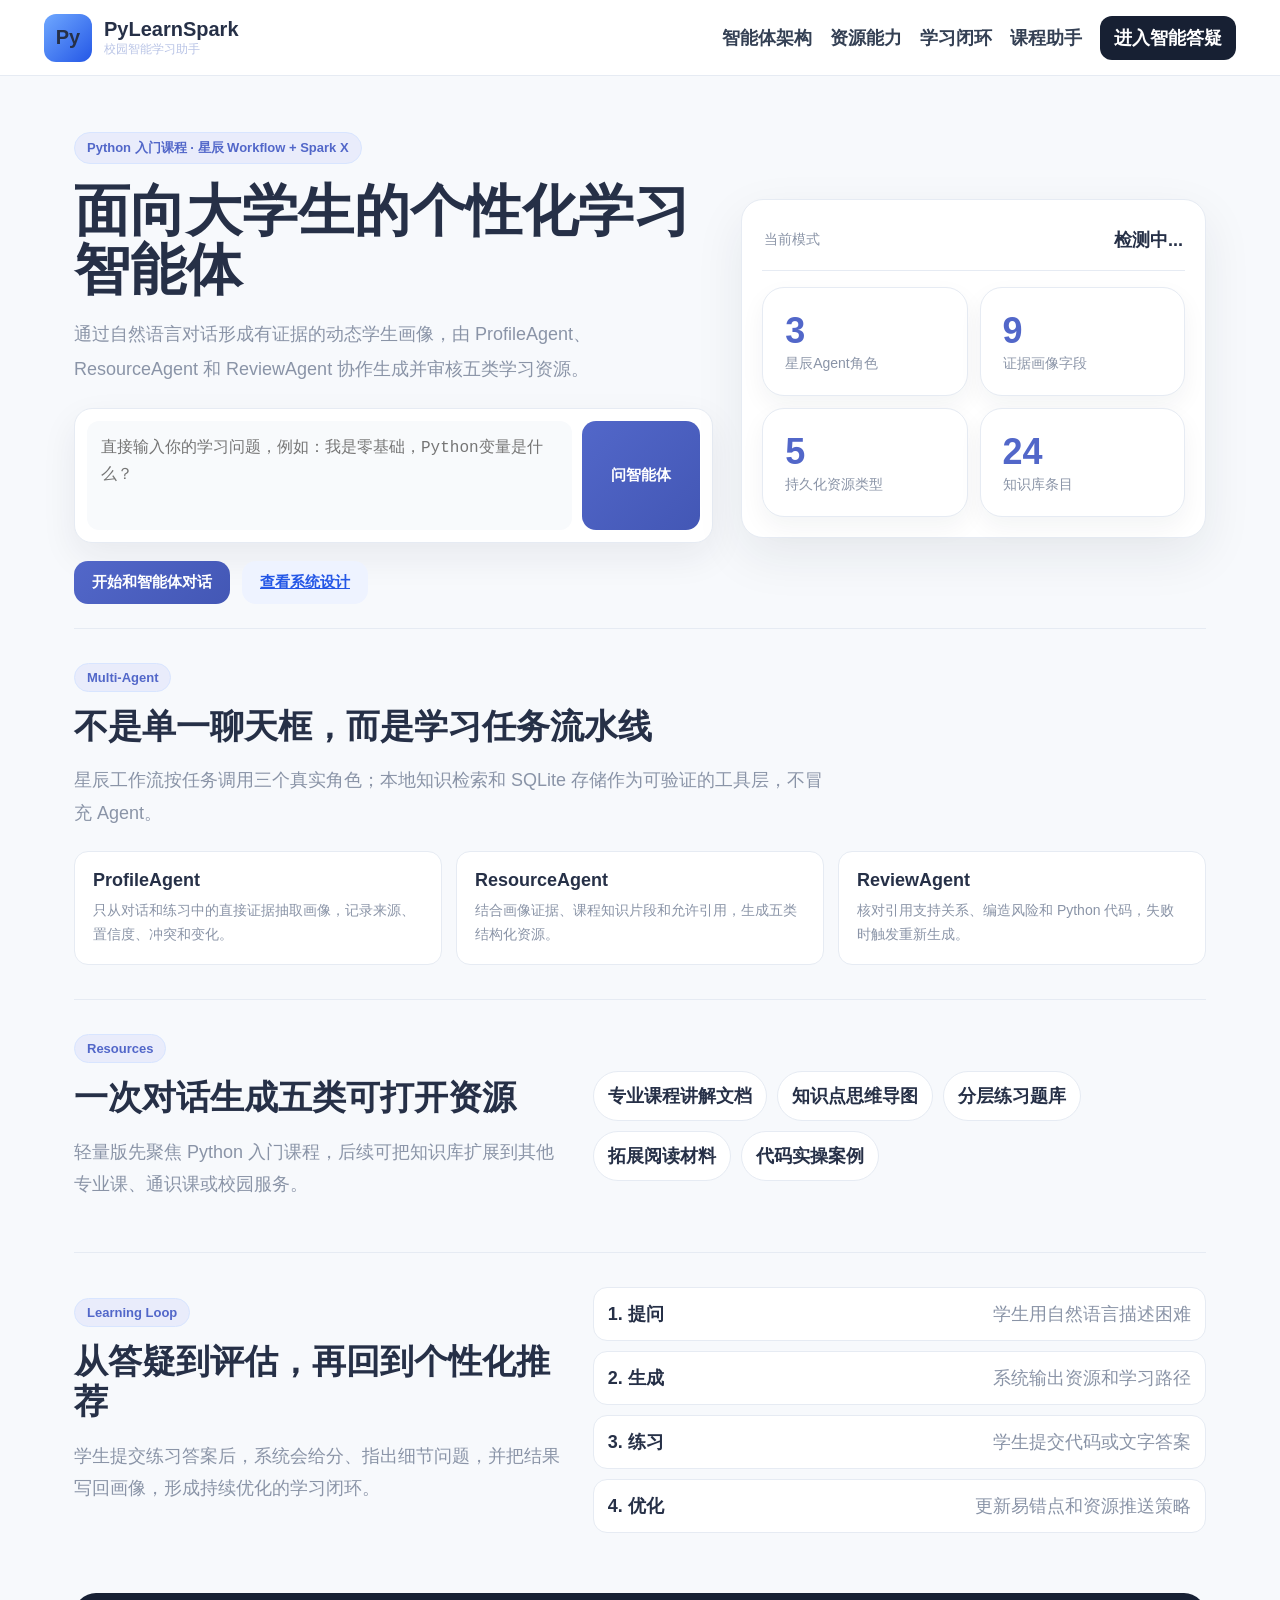
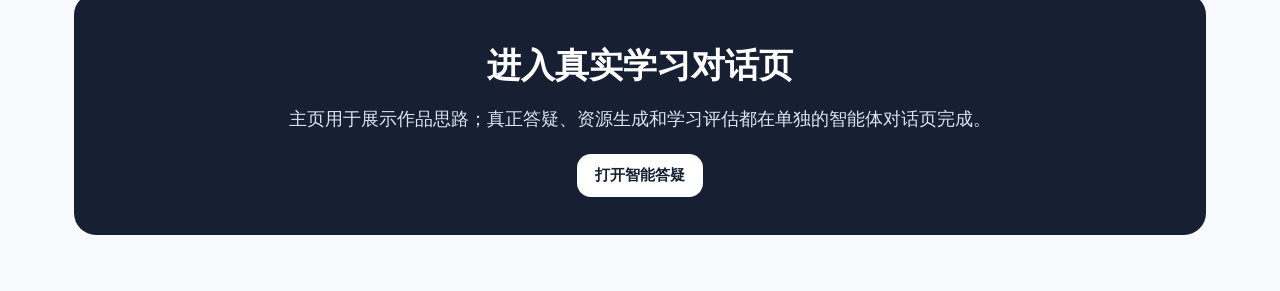
<file: static_backup_before_campus_lumina_20260718/index.html>
<!doctype html>
<html lang="zh-CN">
<head>
  <meta charset="UTF-8" />
  <meta name="viewport" content="width=device-width, initial-scale=1.0" />
  <title>PyLearnSpark｜校园智能学习助手</title>
  <link rel="stylesheet" href="/static/styles.css?v=5" />
</head>
<body class="home-body">
  <header class="home-topbar">
    <a class="brand compact" href="/">
      <div class="brand-logo">Py</div>
      <div>
        <div class="brand-title">PyLearnSpark</div>
        <div class="brand-subtitle">校园智能学习助手</div>
      </div>
    </a>
    <nav class="home-nav">
      <a href="#agents">智能体架构</a>
      <a href="#resources">资源能力</a>
      <a href="#evaluation">学习闭环</a>
      <a href="/assistants">课程助手</a>
      <a class="nav-cta" href="/chat">进入智能答疑</a>
    </nav>
  </header>

  <main class="home-main">
    <section class="home-hero">
      <div class="home-hero-copy">
        <span class="badge">Python 入门课程 · 星辰 Workflow + Spark X</span>
        <h1>面向大学生的个性化学习智能体</h1>
        <p>通过自然语言对话形成有证据的动态学生画像，由 ProfileAgent、ResourceAgent 和 ReviewAgent 协作生成并审核五类学习资源。</p>
        <form class="home-ask-box" action="/chat" method="get">
          <textarea name="q" rows="3" placeholder="直接输入你的学习问题，例如：我是零基础，Python变量是什么？" required></textarea>
          <button class="primary-btn" type="submit">问智能体</button>
        </form>
        <div class="hero-actions">
          <a class="primary-btn" href="/chat">开始和智能体对话</a>
          <a class="ghost-btn" href="#agents">查看系统设计</a>
        </div>
      </div>
      <div class="home-status-panel">
        <div class="status-line">
          <span>当前模式</span>
          <strong id="homeMode">检测中...</strong>
        </div>
        <div class="metric-grid">
          <div class="metric"><strong>3</strong><span>星辰Agent角色</span></div>
          <div class="metric"><strong>9</strong><span>证据画像字段</span></div>
          <div class="metric"><strong>5</strong><span>持久化资源类型</span></div>
          <div class="metric"><strong>24</strong><span>知识库条目</span></div>
        </div>
      </div>
    </section>

    <section id="agents" class="home-section">
      <div class="section-head">
        <span class="badge">Multi-Agent</span>
        <h2>不是单一聊天框，而是学习任务流水线</h2>
        <p>星辰工作流按任务调用三个真实角色；本地知识检索和 SQLite 存储作为可验证的工具层，不冒充 Agent。</p>
      </div>
      <div class="agent-grid">
        <div class="feature-card"><strong>ProfileAgent</strong><p>只从对话和练习中的直接证据抽取画像，记录来源、置信度、冲突和变化。</p></div>
        <div class="feature-card"><strong>ResourceAgent</strong><p>结合画像证据、课程知识片段和允许引用，生成五类结构化资源。</p></div>
        <div class="feature-card"><strong>ReviewAgent</strong><p>核对引用支持关系、编造风险和 Python 代码，失败时触发重新生成。</p></div>
      </div>
    </section>

    <section id="resources" class="home-section split-section">
      <div>
        <span class="badge">Resources</span>
        <h2>一次对话生成五类可打开资源</h2>
        <p>轻量版先聚焦 Python 入门课程，后续可把知识库扩展到其他专业课、通识课或校园服务。</p>
      </div>
      <div class="resource-showcase">
        <span>专业课程讲解文档</span>
        <span>知识点思维导图</span>
        <span>分层练习题库</span>
        <span>拓展阅读材料</span>
        <span>代码实操案例</span>
      </div>
    </section>

    <section id="evaluation" class="home-section split-section alt">
      <div>
        <span class="badge">Learning Loop</span>
        <h2>从答疑到评估，再回到个性化推荐</h2>
        <p>学生提交练习答案后，系统会给分、指出细节问题，并把结果写回画像，形成持续优化的学习闭环。</p>
      </div>
      <div class="loop-list">
        <div><strong>1. 提问</strong><span>学生用自然语言描述困难</span></div>
        <div><strong>2. 生成</strong><span>系统输出资源和学习路径</span></div>
        <div><strong>3. 练习</strong><span>学生提交代码或文字答案</span></div>
        <div><strong>4. 优化</strong><span>更新易错点和资源推送策略</span></div>
      </div>
    </section>

    <section class="home-final">
      <h2>进入真实学习对话页</h2>
      <p>主页用于展示作品思路；真正答疑、资源生成和学习评估都在单独的智能体对话页完成。</p>
      <a class="primary-btn" href="/chat">打开智能答疑</a>
    </section>
  </main>

  <script src="/static/home.js?v=4"></script>
</body>
</html>
</file>
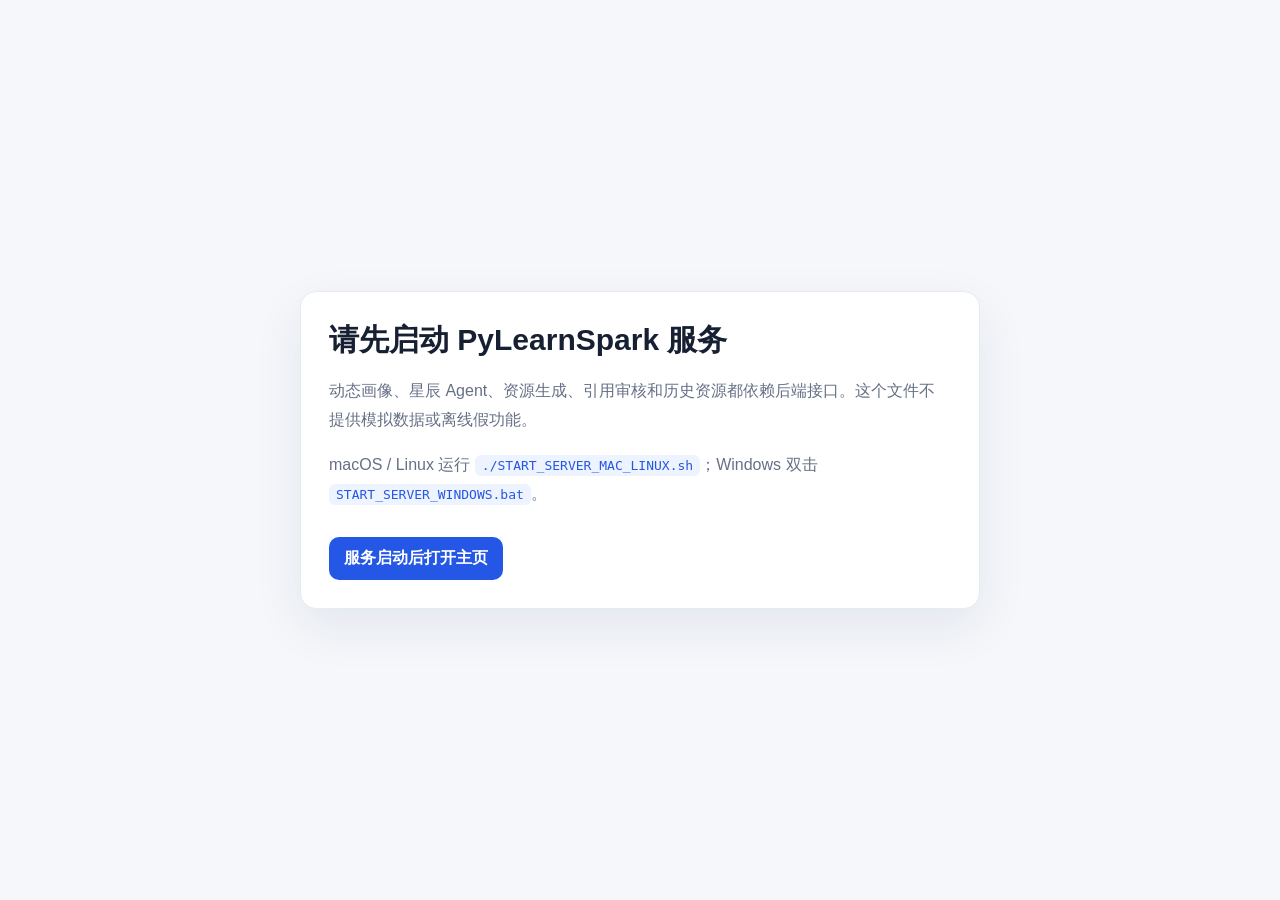
<file: OPEN_DEMO_NO_SERVER.html>
<!doctype html>
<html lang="zh-CN">
<head>
  <meta charset="UTF-8" />
  <meta name="viewport" content="width=device-width, initial-scale=1.0" />
  <title>PyLearnSpark｜需要启动服务</title>
  <style>
    *{box-sizing:border-box}body{margin:0;min-height:100vh;display:grid;place-items:center;background:#f5f7fb;color:#172033;font-family:Arial,"Microsoft YaHei",sans-serif}main{width:min(680px,calc(100% - 32px));background:#fff;border:1px solid #e6eaf2;border-radius:16px;padding:28px;box-shadow:0 18px 50px rgba(23,32,51,.08)}h1{margin:0 0 12px;font-size:30px}p{color:#667085;line-height:1.8}code{background:#edf3ff;color:#2457e6;border-radius:6px;padding:3px 7px}a{display:inline-block;margin-top:12px;background:#2457e6;color:#fff;text-decoration:none;border-radius:10px;padding:11px 15px;font-weight:800}
  </style>
</head>
<body>
  <main>
    <h1>请先启动 PyLearnSpark 服务</h1>
    <p>动态画像、星辰 Agent、资源生成、引用审核和历史资源都依赖后端接口。这个文件不提供模拟数据或离线假功能。</p>
    <p>macOS / Linux 运行 <code>./START_SERVER_MAC_LINUX.sh</code>；Windows 双击 <code>START_SERVER_WINDOWS.bat</code>。</p>
    <a href="http://127.0.0.1:8000/">服务启动后打开主页</a>
  </main>
</body>
</html>
</file>
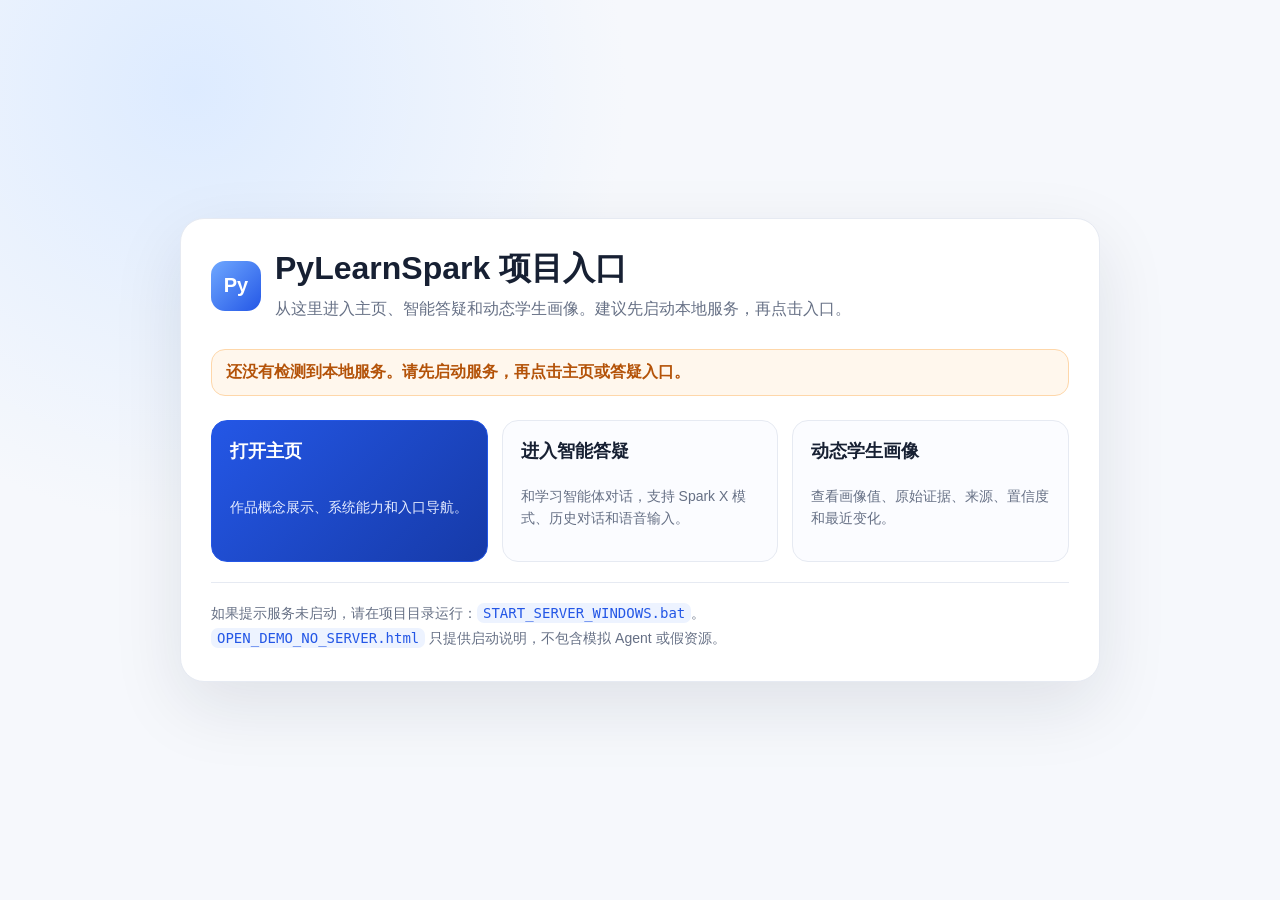
<file: PROJECT_ENTRY.html>
<!doctype html>
<html lang="zh-CN">
<head>
  <meta charset="UTF-8" />
  <meta name="viewport" content="width=device-width, initial-scale=1.0" />
  <title>PyLearnSpark｜项目入口</title>
  <style>
    :root{--text:#172033;--muted:#667085;--line:#e6eaf2;--primary:#2457e6;--soft:#edf3ff;--bg:#f6f8fc;--panel:#fff}
    *{box-sizing:border-box}
    body{margin:0;min-height:100vh;display:grid;place-items:center;background:radial-gradient(circle at 15% 10%,#ddebff,transparent 32%),var(--bg);font-family:Inter,"Microsoft YaHei",Arial,sans-serif;color:var(--text)}
    main{width:min(920px,calc(100% - 32px));background:var(--panel);border:1px solid var(--line);border-radius:24px;box-shadow:0 24px 70px rgba(23,32,51,.1);padding:30px}
    .brand{display:flex;align-items:center;gap:14px;margin-bottom:26px}
    .logo{width:50px;height:50px;border-radius:14px;background:linear-gradient(135deg,#6fa8ff,#2457e6);display:grid;place-items:center;color:#fff;font-weight:900;font-size:20px}
    h1{margin:0;font-size:32px;line-height:1.2}
    p{margin:8px 0 0;color:var(--muted);line-height:1.75}
    .status{margin:18px 0 24px;padding:12px 14px;border:1px solid var(--line);border-radius:14px;background:#f8fafc;color:#344054;font-weight:800}
    .status.ok{background:#eaf8f1;border-color:#ccebdd;color:#0b7a50}
    .status.warn{background:#fff7ed;border-color:#fed7aa;color:#b45309}
    .grid{display:grid;grid-template-columns:repeat(3,1fr);gap:14px}
    a{display:grid;gap:8px;text-decoration:none;color:inherit;border:1px solid var(--line);border-radius:16px;background:#fbfcff;padding:18px;min-height:142px;transition:transform .18s ease,box-shadow .18s ease,border-color .18s ease}
    a:hover{transform:translateY(-2px);box-shadow:0 14px 34px rgba(36,87,230,.14);border-color:#b9ccff}
    a.primary{background:linear-gradient(135deg,#2457e6,#163aa8);color:#fff;border-color:#2457e6}
    a.primary span{color:#e7edff}
    strong{font-size:18px}
    span{color:var(--muted);line-height:1.6;font-size:14px}
    .tips{margin-top:20px;border-top:1px solid var(--line);padding-top:18px;color:var(--muted);font-size:14px;line-height:1.8}
    code{background:var(--soft);color:#2457e6;border-radius:7px;padding:2px 6px}
    @media(max-width:760px){main{padding:22px}.grid{grid-template-columns:1fr}h1{font-size:26px}a{min-height:auto}}
  </style>
</head>
<body>
  <main>
    <div class="brand">
      <div class="logo">Py</div>
      <div>
        <h1>PyLearnSpark 项目入口</h1>
        <p>从这里进入主页、智能答疑和动态学生画像。建议先启动本地服务，再点击入口。</p>
      </div>
    </div>

    <div id="status" class="status">正在检测本地服务...</div>

    <section class="grid" aria-label="页面入口">
      <a class="primary" href="http://127.0.0.1:8000/">
        <strong>打开主页</strong>
        <span>作品概念展示、系统能力和入口导航。</span>
      </a>
      <a href="http://127.0.0.1:8000/chat">
        <strong>进入智能答疑</strong>
        <span>和学习智能体对话，支持 Spark X 模式、历史对话和语音输入。</span>
      </a>
      <a href="http://127.0.0.1:8000/profile">
        <strong>动态学生画像</strong>
        <span>查看画像值、原始证据、来源、置信度和最近变化。</span>
      </a>
    </section>

    <div class="tips">
      如果提示服务未启动，请在项目目录运行：<code>START_SERVER_WINDOWS.bat</code>。<br />
      <code>OPEN_DEMO_NO_SERVER.html</code> 只提供启动说明，不包含模拟 Agent 或假资源。
    </div>
  </main>

  <script>
    const statusEl = document.getElementById('status');
    fetch('http://127.0.0.1:8000/api/health')
      .then(res => res.json())
      .then(data => {
        statusEl.className = 'status ok';
        statusEl.textContent = `本地服务已启动 · 星辰：${data.astron_configured ? '已配置' : '未配置'} · Spark：${data.mode === 'spark' ? data.model : '未配置'} · 语音识别：${data.asr_configured ? '已配置' : '未配置'}`;
      })
      .catch(() => {
        statusEl.className = 'status warn';
        statusEl.textContent = '还没有检测到本地服务。请先启动服务，再点击主页或答疑入口。';
      });
  </script>
</body>
</html>
</file>
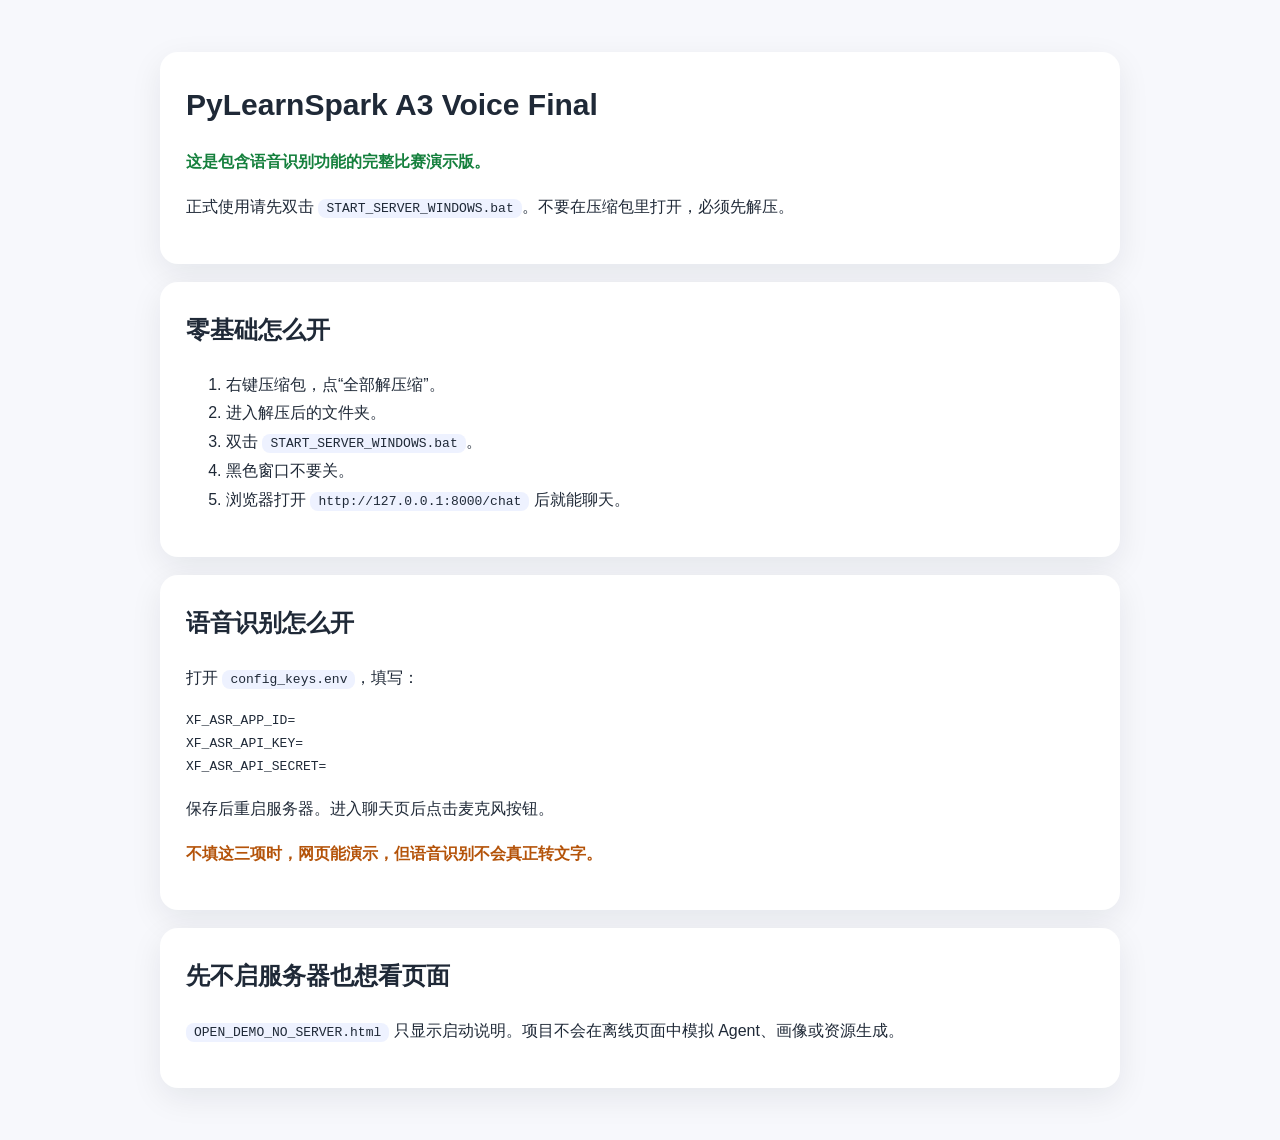
<file: README_OPEN_FIRST.html>
<!doctype html>
<html lang="zh-CN">
<head>
  <meta charset="utf-8">
  <meta name="viewport" content="width=device-width, initial-scale=1">
  <title>PyLearnSpark A3 Voice Final - Open First</title>
  <style>
    body{font-family:Arial,"Microsoft YaHei",sans-serif;max-width:960px;margin:0 auto;padding:34px;line-height:1.8;background:#f7f8fc;color:#1f2937}
    .card{background:#fff;border-radius:18px;padding:26px;margin:18px 0;box-shadow:0 10px 32px rgba(15,23,42,.08)}
    h1{font-size:30px;margin:0 0 10px} h2{margin-top:0}.ok{color:#15803d;font-weight:700}.warn{color:#b45309;font-weight:700}code{background:#eef2ff;padding:2px 8px;border-radius:8px}.btn{display:inline-block;background:#2563eb;color:white;text-decoration:none;padding:10px 16px;border-radius:12px;margin:8px 8px 0 0}.muted{color:#6b7280}
  </style>
</head>
<body>
  <div class="card">
    <h1>PyLearnSpark A3 Voice Final</h1>
    <p class="ok">这是包含语音识别功能的完整比赛演示版。</p>
    <p>正式使用请先双击 <code>START_SERVER_WINDOWS.bat</code>。不要在压缩包里打开，必须先解压。</p>
  </div>
  <div class="card">
    <h2>零基础怎么开</h2>
    <ol>
      <li>右键压缩包，点“全部解压缩”。</li>
      <li>进入解压后的文件夹。</li>
      <li>双击 <code>START_SERVER_WINDOWS.bat</code>。</li>
      <li>黑色窗口不要关。</li>
      <li>浏览器打开 <code>http://127.0.0.1:8000/chat</code> 后就能聊天。</li>
    </ol>
  </div>
  <div class="card">
    <h2>语音识别怎么开</h2>
    <p>打开 <code>config_keys.env</code>，填写：</p>
    <pre>XF_ASR_APP_ID=
XF_ASR_API_KEY=
XF_ASR_API_SECRET=</pre>
    <p>保存后重启服务器。进入聊天页后点击麦克风按钮。</p>
    <p class="warn">不填这三项时，网页能演示，但语音识别不会真正转文字。</p>
  </div>
  <div class="card">
    <h2>先不启服务器也想看页面</h2>
    <p><code>OPEN_DEMO_NO_SERVER.html</code> 只显示启动说明。项目不会在离线页面中模拟 Agent、画像或资源生成。</p>
  </div>
</body>
</html>
</file>
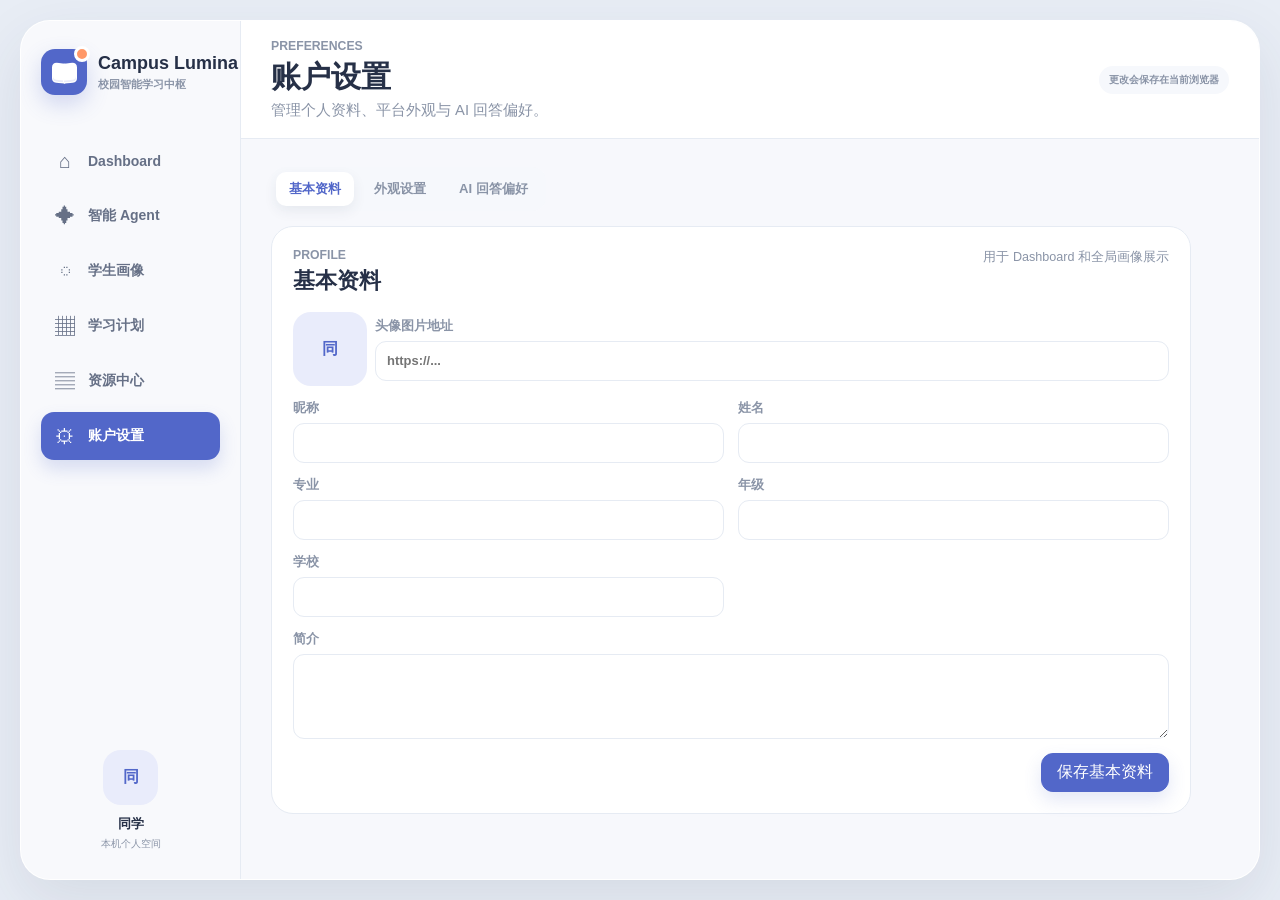
<file: static/settings.html>
<!doctype html><html lang="zh-CN"><head><meta charset="UTF-8" /><meta name="viewport" content="width=device-width, initial-scale=1.0" /><title>账户设置｜Campus Lumina</title><link rel="stylesheet" href="/static/styles.css?v=12" /></head>
<body class="lumina-body settings-body"><main class="lumina-stage"><section class="lumina-shell two-column-shell">
  <aside class="lumina-sidebar"><a class="lumina-brand" href="/"><span class="lumina-brand-mark" aria-hidden="true"><i></i></span><span><strong>Campus Lumina</strong><small>校园智能学习中枢</small></span></a><nav class="lumina-nav" aria-label="主导航"><a href="/"><span class="nav-symbol">⌂</span>Dashboard</a><a href="/chat"><span class="nav-symbol">✦</span>智能 Agent</a><a href="/profile"><span class="nav-symbol">◌</span>学生画像</a><a href="/plan"><span class="nav-symbol">▦</span>学习计划</a><a href="/resources"><span class="nav-symbol">▤</span>资源中心</a><a class="active" href="/settings"><span class="nav-symbol">⚙</span>账户设置</a></nav><div class="settings-user-summary"><div class="settings-avatar" data-user-avatar><span data-user-initial>学</span></div><strong data-user-name>同学</strong><span>本机个人空间</span></div></aside>
  <section class="page-workspace"><header class="page-topbar"><div class="page-heading"><span>Preferences</span><h1>账户设置</h1><p>管理个人资料、平台外观与 AI 回答偏好。</p></div><div id="settingsSaveState" class="save-state">更改会保存在当前浏览器</div></header>
    <main class="page-content settings-content">
      <nav class="settings-tabs" aria-label="设置分类"><button class="active" data-settings-tab="profile" type="button">基本资料</button><button data-settings-tab="appearance" type="button">外观设置</button><button data-settings-tab="ai" type="button">AI 回答偏好</button></nav>
      <section class="settings-panel active" data-settings-panel="profile"><div class="panel-heading"><div><span>Profile</span><h2>基本资料</h2></div><small>用于 Dashboard 和全局画像展示</small></div><form id="profileSettingsForm" class="settings-form"><div class="avatar-editor wide"><div class="settings-avatar large" data-user-avatar><span data-user-initial>学</span></div><label>头像图片地址<input name="avatar" type="url" placeholder="https://..." /></label></div><label>昵称<input name="nickname" maxlength="40" /></label><label>姓名<input name="name" maxlength="40" /></label><label>专业<input name="major" maxlength="80" /></label><label>年级<input name="grade" maxlength="40" /></label><label>学校<input name="school" maxlength="100" /></label><label class="wide">简介<textarea name="bio" rows="4" maxlength="500"></textarea></label><div class="settings-submit wide"><button class="primary-action" type="submit">保存基本资料</button></div></form></section>
      <section class="settings-panel" data-settings-panel="appearance"><div class="panel-heading"><div><span>Appearance</span><h2>外观设置</h2></div><small>保存后立即在全站生效</small></div><form id="appearanceSettingsForm" class="settings-form"><fieldset class="wide choice-field"><legend>显示模式</legend><label><input name="mode" type="radio" value="light" />浅色</label><label><input name="mode" type="radio" value="dark" />深色</label><label><input name="mode" type="radio" value="system" />跟随系统</label></fieldset><fieldset class="wide choice-field accent-field"><legend>主题色</legend><label><input name="accent" type="radio" value="indigo" /><span class="accent-swatch indigo"></span>靛蓝</label><label><input name="accent" type="radio" value="teal" /><span class="accent-swatch teal"></span>青绿</label><label><input name="accent" type="radio" value="orange" /><span class="accent-swatch orange"></span>暖橙</label></fieldset><label>字体大小<select name="fontSize"><option value="small">较小</option><option value="medium">标准</option><option value="large">较大</option></select></label><label>显示密度<select name="density"><option value="comfortable">舒适</option><option value="compact">紧凑</option></select></label><div class="settings-submit wide"><button class="primary-action" type="submit">保存外观设置</button></div></form></section>
      <section class="settings-panel" data-settings-panel="ai"><div class="panel-heading"><div><span>Answer Preferences</span><h2>AI 回答偏好</h2></div><small>这些是表达偏好，不能覆盖安全与课程隔离规则</small></div><form id="aiSettingsForm" class="settings-form"><label>回答详细程度<select name="detail"><option value="concise">简洁</option><option value="detailed">详细</option></select></label><label>讲解顺序<select name="explainOrder"><option value="concept">先讲概念</option><option value="example">先举例</option></select></label><label>学习取向<select name="orientation"><option value="balanced">均衡</option><option value="theory">偏理论</option><option value="practice_questions">偏做题</option><option value="hands_on">偏实践</option></select></label><div class="toggle-stack wide"><label><input name="preferCode" type="checkbox" />代码问题优先给出可运行示例</label><label><input name="stepByStep" type="checkbox" />复杂问题分步骤说明</label><label><input name="requireCitations" type="checkbox" />有教材知识库时优先提供引用</label></div><label class="wide">自定义附加指令<textarea name="customInstruction" rows="4" maxlength="800" placeholder="例如：专业术语保留英文原名。不要填写系统提示词或密钥。"></textarea></label><div class="preference-notice wide">回答偏好当前保存在本机；后端尚未提供专用偏好字段，因此不会静默拼接到学生问题中。</div><div class="settings-submit wide"><button class="primary-action" type="submit">保存回答偏好</button></div></form></section>
    </main>
  </section>
</section></main><script src="/static/campus.js?v=2"></script><script src="/static/settings.js?v=2"></script></body></html>
</file>
<file: static/styles.css>
:root{
  --bg:#f4f7fb; --panel:#ffffff; --text:#172033; --muted:#667085; --line:#e6eaf2;
  --primary:#2457e6; --primary2:#163aa8; --soft:#edf3ff; --green:#11a36a; --orange:#ff8a00;
  --shadow:0 18px 50px rgba(23,32,51,.08); --radius:22px;
}
*{box-sizing:border-box} html{scroll-behavior:smooth} body{margin:0;font-family:Inter,"Microsoft YaHei",Arial,sans-serif;background:var(--bg);color:var(--text)}
.page-shell{display:flex;min-height:100vh}.sidebar{width:290px;background:#101b3d;color:white;position:fixed;inset:0 auto 0 0;padding:26px 22px;display:flex;flex-direction:column;gap:24px}.brand{display:flex;align-items:center;gap:12px}.brand-logo{width:48px;height:48px;border-radius:16px;background:linear-gradient(135deg,#6fa8ff,#2457e6);display:grid;place-items:center;font-weight:900;font-size:20px}.brand-title{font-size:20px;font-weight:800}.brand-subtitle{font-size:12px;color:#b9c4e6}.nav{display:flex;flex-direction:column;gap:8px}.nav a{color:#d7def8;text-decoration:none;padding:12px 14px;border-radius:14px}.nav a:hover,.nav a.active{background:rgba(255,255,255,.12);color:#fff}.mode-card{margin-top:auto;background:rgba(255,255,255,.1);border:1px solid rgba(255,255,255,.12);padding:16px;border-radius:18px}.mode-label{font-size:12px;color:#cbd5ff}.mode-value{font-size:20px;font-weight:800;margin:6px 0}.mode-card p{font-size:12px;line-height:1.6;color:#dce4ff}.main{margin-left:290px;width:calc(100% - 290px);padding:28px;display:flex;flex-direction:column;gap:22px}.hero{border-radius:28px;background:radial-gradient(circle at 0% 0%,#ddebff,transparent 32%),linear-gradient(135deg,#fff,#eef4ff);padding:36px;display:grid;grid-template-columns:1.4fr .8fr;gap:24px;box-shadow:var(--shadow)}.badge,.pill{display:inline-flex;align-items:center;gap:6px;background:var(--soft);color:var(--primary);border:1px solid #d8e5ff;border-radius:999px;padding:6px 12px;font-size:13px;font-weight:700}.hero h1{font-size:42px;line-height:1.12;margin:18px 0 14px}.hero p{font-size:17px;color:var(--muted);line-height:1.9;max-width:780px}.hero-actions{display:flex;gap:12px;flex-wrap:wrap;margin-top:18px}.primary-btn,.ghost-btn,.quick-row button{border:0;border-radius:14px;padding:12px 18px;font-size:15px;font-weight:800;cursor:pointer;transition:.2s}.primary-btn{background:linear-gradient(135deg,var(--primary),var(--primary2));color:white;text-decoration:none;display:inline-block}.primary-btn:hover{transform:translateY(-1px);box-shadow:0 12px 24px rgba(36,87,230,.22)}.primary-btn:disabled{background:#98a2b3;cursor:not-allowed;transform:none;box-shadow:none}.ghost-btn,.quick-row button{background:#eef3ff;color:#2457e6}.full{width:100%;margin-top:12px}.hero-panel{display:grid;grid-template-columns:1fr 1fr;gap:14px;align-content:center}.metric{background:white;border:1px solid var(--line);border-radius:22px;padding:22px;box-shadow:0 10px 24px rgba(23,32,51,.05)}.metric strong{display:block;font-size:36px;color:var(--primary)}.metric span{color:var(--muted);font-size:14px}.grid{display:grid;gap:22px}.two-col{grid-template-columns:minmax(0,1.1fr) minmax(320px,.9fr)}.card{background:var(--panel);border:1px solid var(--line);border-radius:var(--radius);box-shadow:var(--shadow);padding:24px}.card-head{display:flex;justify-content:space-between;gap:16px;align-items:flex-start;margin-bottom:16px}.card h2{margin:0 0 6px;font-size:23px}.card h3{margin:14px 0 8px}.card p,.muted{color:var(--muted);line-height:1.7;margin:0}textarea{width:100%;min-height:140px;border:1px solid #d8deea;border-radius:18px;padding:16px;font-size:16px;line-height:1.7;outline:none;resize:vertical;background:#fbfcff}textarea:focus{border-color:#8fb0ff;box-shadow:0 0 0 4px #edf3ff}.quick-row{display:flex;gap:10px;flex-wrap:wrap;margin:12px 0}.profile-grid{display:grid;grid-template-columns:1fr 1fr;gap:12px}.profile-item{background:#fbfcff;border:1px solid var(--line);border-radius:16px;padding:14px}.profile-item span{display:block;color:var(--muted);font-size:12px;margin-bottom:5px}.profile-item strong{font-size:14px}.profile-item.wide{grid-column:1/-1}.agent-flow{display:flex;align-items:stretch;gap:10px;overflow:auto;padding:8px 2px 18px}.agent-step{min-width:150px;flex:1;background:#fbfcff;border:1px solid var(--line);border-radius:18px;padding:16px;text-align:center}.agent-step span{display:inline-grid;place-items:center;width:34px;height:34px;border-radius:50%;background:var(--soft);color:var(--primary);font-weight:900}.agent-step strong{display:block;margin:10px 0 6px}.agent-step em{font-style:normal;color:var(--muted);font-size:13px}.agent-step.done{border-color:#b9d0ff;background:#f7faff}.flow-line{width:26px;align-self:center;height:2px;background:#cfd8ea;flex:0 0 26px}.plan-box{background:#f8fbff;border:1px dashed #b9cafa;border-radius:18px;padding:16px}.path-list,.push-list{display:flex;flex-direction:column;gap:12px}.path-item,.push-item{background:#fbfcff;border:1px solid var(--line);border-radius:16px;padding:14px}.path-item strong,.push-item strong{display:block;color:#1d2b4f;margin-bottom:6px}.path-item p,.push-item p{font-size:14px;color:var(--muted);line-height:1.65}.resource-types{display:flex;flex-wrap:wrap;gap:8px;margin-top:10px}.empty{color:#98a2b3}.markdown-box{background:#fbfcff;border:1px solid var(--line);border-radius:18px;padding:20px;white-space:pre-wrap;line-height:1.8;min-height:320px;overflow:auto}.markdown-box code{background:#eef3ff;border-radius:6px;padding:2px 5px}.kb-list{display:flex;flex-direction:column;gap:12px}.kb-card{border:1px solid var(--line);background:#fbfcff;border-radius:16px;padding:14px}.kb-card strong{display:block;color:#1d2b4f}.kb-card p{font-size:14px;margin-top:6px}.verify-box{background:#fbfcff;border:1px solid var(--line);border-radius:16px;padding:16px;line-height:1.8}.verify-ok{color:var(--green);font-weight:900}.verify-risk{color:var(--orange);font-weight:900}.eval-card textarea{min-height:110px}.eval-result{margin-top:16px;border:1px solid var(--line);background:#fbfcff;border-radius:18px;padding:18px;line-height:1.8}.score{font-size:42px;font-weight:900;color:var(--primary)}.innovation-grid{display:grid;grid-template-columns:repeat(4,1fr);gap:14px}.innovation-grid div{border:1px solid var(--line);background:#fbfcff;border-radius:18px;padding:18px}.innovation-grid strong{font-size:17px}.innovation-grid p{font-size:14px;margin-top:8px}.toast{position:fixed;right:26px;bottom:26px;background:#101b3d;color:#fff;padding:14px 18px;border-radius:14px;box-shadow:var(--shadow);z-index:99}@media(max-width:1100px){.sidebar{position:static;width:auto}.page-shell{display:block}.main{margin-left:0;width:auto}.hero,.two-col{grid-template-columns:1fr}.innovation-grid{grid-template-columns:1fr 1fr}}@media(max-width:720px){.main{padding:16px}.hero{padding:24px}.hero h1{font-size:30px}.hero-panel,.profile-grid,.innovation-grid{grid-template-columns:1fr}.agent-flow{flex-direction:column}.flow-line{display:none}.card-head{flex-direction:column}.sidebar{padding:20px}.nav{display:grid;grid-template-columns:1fr 1fr}.nav a{font-size:13px}}

/* Home overview */
.home-body{background:#f7f9fc;color:var(--text)}.home-topbar{height:76px;display:flex;align-items:center;justify-content:space-between;padding:0 44px;background:rgba(255,255,255,.92);border-bottom:1px solid var(--line);position:sticky;top:0;z-index:20;backdrop-filter:blur(12px)}.brand.compact{text-decoration:none;color:inherit}.brand.compact .brand-logo{border-radius:12px}.home-nav{display:flex;gap:18px;align-items:center}.home-nav a{color:#344054;text-decoration:none;font-weight:700}.home-nav .nav-cta{background:#172033;color:#fff;padding:10px 14px;border-radius:12px}.home-main{max-width:1180px;margin:0 auto;padding:32px 24px 56px}.home-hero{min-height:520px;display:grid;grid-template-columns:minmax(0,1.1fr) minmax(360px,.8fr);gap:28px;align-items:center}.home-hero-copy h1{font-size:56px;line-height:1.05;margin:18px 0 16px;letter-spacing:0}.home-hero-copy p{font-size:18px;line-height:1.9;color:var(--muted);max-width:720px}.home-ask-box{margin-top:22px;background:#fff;border:1px solid var(--line);border-radius:18px;padding:12px;display:grid;grid-template-columns:minmax(0,1fr) 118px;gap:10px;box-shadow:0 14px 36px rgba(23,32,51,.07);max-width:760px}.home-ask-box textarea{min-height:76px;border:0;background:#f8fafc;border-radius:12px;resize:none;font-size:16px;padding:14px}.home-ask-box textarea:focus{box-shadow:0 0 0 3px #edf3ff}.home-ask-box button{align-self:stretch}.home-status-panel{background:#fff;border:1px solid var(--line);border-radius:22px;padding:20px;box-shadow:var(--shadow)}.status-line{display:flex;align-items:center;justify-content:space-between;gap:12px;padding:8px 2px 18px;border-bottom:1px solid var(--line)}.status-line span{color:var(--muted);font-size:14px}.status-line strong{font-size:18px}.metric-grid{display:grid;grid-template-columns:1fr 1fr;gap:12px;margin-top:16px}.home-section{padding:34px 0;border-top:1px solid var(--line)}.section-head{max-width:760px}.section-head h2,.split-section h2,.home-final h2{font-size:34px;line-height:1.18;margin:14px 0 10px}.section-head p,.split-section p,.home-final p{color:var(--muted);line-height:1.8}.agent-grid{display:grid;grid-template-columns:repeat(3,1fr);gap:14px;margin-top:22px}.feature-card{background:#fff;border:1px solid var(--line);border-radius:14px;padding:18px}.feature-card strong{display:block;margin-bottom:8px}.feature-card p{margin:0;color:var(--muted);line-height:1.7;font-size:14px}.split-section{display:grid;grid-template-columns:minmax(0,.8fr) minmax(360px,1fr);gap:28px;align-items:center}.resource-showcase{display:flex;flex-wrap:wrap;gap:10px}.resource-showcase span{background:#fff;border:1px solid var(--line);border-radius:999px;padding:12px 14px;font-weight:800}.loop-list{display:grid;gap:10px}.loop-list div{background:#fff;border:1px solid var(--line);border-radius:14px;padding:14px;display:flex;justify-content:space-between;gap:12px}.loop-list span{color:var(--muted)}.home-final{text-align:center;background:#172033;color:#fff;border-radius:22px;padding:38px;margin-top:26px}.home-final p{color:#dbe4f2;margin-bottom:18px}.home-final .primary-btn{background:#fff;color:#172033}

/* Chat app */
.chat-body{margin:0;background:#eef2f7;color:var(--text);overflow:hidden}.chat-app{height:100vh;display:grid;grid-template-columns:300px minmax(0,1fr) 340px}.chat-sidebar,.resource-panel{background:#fff;border-right:1px solid var(--line);padding:18px;display:flex;flex-direction:column;gap:16px;overflow:auto}.resource-panel{border-right:0;border-left:1px solid var(--line)}.compact-card{margin-top:0;background:#f6f8fb;color:var(--text);border:1px solid var(--line)}.compact-card p{color:var(--muted)}.side-section,.panel-section{border-top:1px solid var(--line);padding-top:14px}.side-section h3,.panel-section h3{margin:0 0 10px;font-size:16px}.chat-main{display:grid;grid-template-rows:auto minmax(0,1fr) auto auto;height:100vh}.chat-header{height:88px;background:#fff;border-bottom:1px solid var(--line);padding:18px 24px;display:flex;align-items:center;justify-content:space-between;gap:18px}.chat-header h1{font-size:24px;margin:0 0 5px}.chat-header p{margin:0;color:var(--muted);font-size:14px}.chat-messages{padding:22px 24px;overflow:auto;display:flex;flex-direction:column;gap:18px}.message{display:flex;gap:12px;max-width:940px}.message.user{align-self:flex-end;flex-direction:row-reverse}.avatar{width:36px;height:36px;border-radius:50%;display:grid;place-items:center;font-weight:900;background:#172033;color:#fff;flex:0 0 36px}.message.user .avatar{background:#11a36a}.bubble{background:#fff;border:1px solid var(--line);border-radius:16px;padding:14px 16px;box-shadow:0 8px 22px rgba(23,32,51,.05);line-height:1.75}.message.user .bubble{background:#eaf8f1;border-color:#ccebdd}.bubble p{margin:6px 0}.answer-meta{display:inline-flex;background:#eaf8f1;color:#0b7a50;border:1px solid #ccebdd;border-radius:999px;padding:4px 10px;font-weight:800;font-size:12px;margin-bottom:10px}.answer-content{white-space:pre-wrap}.answer-content h2{font-size:19px;margin:16px 0 8px}.answer-content h3{font-size:16px;margin:12px 0 6px}.warn{color:#b45309;background:#fff7ed;border:1px solid #fed7aa;border-radius:10px;padding:8px}.quick-prompts{display:flex;gap:10px;padding:0 24px 14px;overflow:auto}.quick-prompts button{white-space:nowrap;border:1px solid var(--line);background:#fff;border-radius:999px;padding:10px 12px;font-weight:800;cursor:pointer;color:#344054}.chat-composer{display:grid;grid-template-columns:minmax(0,1fr) 112px 104px;gap:12px;background:#fff;border-top:1px solid var(--line);padding:14px 24px}.chat-composer textarea{min-height:54px;max-height:140px;border-radius:14px;resize:none}.spark-toggle{display:flex;align-items:center;justify-content:center;gap:7px;background:#f8fafc;border:1px solid var(--line);border-radius:14px;font-weight:900;color:#344054;cursor:pointer}.spark-toggle input{width:16px;height:16px;accent-color:var(--primary)}.mini-profile{display:grid;gap:10px}.mini-profile div{background:#f8fafc;border:1px solid var(--line);border-radius:12px;padding:10px}.mini-profile span{display:block;color:var(--muted);font-size:12px;margin-bottom:3px}.mini-profile strong{font-size:13px;line-height:1.45}.mini-list{display:grid;gap:10px}.mini-item{background:#f8fafc;border:1px solid var(--line);border-radius:12px;padding:10px}.mini-item strong{display:block;font-size:13px;margin-bottom:4px}.mini-item span{display:block;color:var(--muted);font-size:12px;line-height:1.5}.panel-section textarea{width:100%;min-height:110px;border-radius:14px}.eval-mini{margin-top:12px;background:#f8fafc;border:1px solid var(--line);border-radius:12px;padding:12px;line-height:1.6}.eval-score{font-size:28px;font-weight:900;color:var(--primary)}.typing-bar{display:flex;gap:5px;margin-top:10px}.typing-bar span{width:8px;height:8px;border-radius:50%;background:#98a2b3;animation:pulse 1s infinite ease-in-out}.typing-bar span:nth-child(2){animation-delay:.15s}.typing-bar span:nth-child(3){animation-delay:.3s}@keyframes pulse{0%,80%,100%{opacity:.35;transform:translateY(0)}40%{opacity:1;transform:translateY(-3px)}}

.history-shell{border-top:1px solid var(--line);padding-top:14px;display:flex;flex-direction:column;gap:10px}.history-head{display:flex;align-items:center;justify-content:space-between;gap:10px}.history-head h3{margin:0;font-size:16px}.history-head button,.new-chat-btn{border:1px solid var(--line);background:#fff;border-radius:10px;padding:7px 10px;font-weight:800;cursor:pointer;color:#344054}.new-chat-btn{width:100%;background:#172033;color:#fff;border-color:#172033}.history-list{display:grid;gap:8px;max-height:230px;overflow:auto}.history-item{border:1px solid var(--line);background:#f8fafc;border-radius:12px;padding:10px;text-align:left;cursor:pointer;color:var(--text)}.history-item strong{display:block;font-size:13px;white-space:nowrap;overflow:hidden;text-overflow:ellipsis}.history-item span{display:block;color:var(--muted);font-size:12px;margin-top:3px}.history-item.active{border-color:#9bb8ff;background:#edf3ff}.history-shell.collapsed .new-chat-btn,.history-shell.collapsed .history-list{display:none}.work-log{display:grid;gap:7px;margin:6px 0 12px}.work-log-item{position:relative;padding-left:20px;color:#475467;font-size:13px;line-height:1.5}.work-log-item:before{content:"";position:absolute;left:2px;top:7px;width:8px;height:8px;border-radius:50%;background:#2457e6;box-shadow:0 0 0 4px #edf3ff}.work-log-item.done:before{background:#11a36a;box-shadow:0 0 0 4px #eaf8f1}.compact-log{background:#f8fafc;border:1px solid var(--line);border-radius:12px;padding:10px;margin-bottom:12px}.stream-output{white-space:pre-wrap}.thinking-line{position:relative;overflow:hidden;display:flex;align-items:center;gap:10px;min-height:42px;margin:4px 0 10px;padding:10px 12px 10px 34px;border:1px solid #d8e5ff;border-radius:12px;background:#f7faff;color:#344054;font-size:14px}.thinking-line:before{content:"";position:absolute;left:13px;top:17px;width:8px;height:8px;border-radius:50%;background:#2457e6;box-shadow:0 0 0 5px #edf3ff;animation:pulse 1s infinite ease-in-out}.thinking-line:after{content:"";position:absolute;inset:0;background:linear-gradient(90deg,transparent,rgba(36,87,230,.08),transparent);transform:translateX(-100%);animation:thinkingSweep 1.8s infinite}.thinking-line span{position:relative;z-index:1}@keyframes thinkingSweep{100%{transform:translateX(100%)}}

@media(max-width:1100px){.home-topbar{padding:0 20px}.home-nav{display:none}.home-hero,.split-section{grid-template-columns:1fr}.agent-grid{grid-template-columns:1fr 1fr}.chat-app{grid-template-columns:1fr}.chat-sidebar,.resource-panel{display:none}.chat-main{height:100vh}.home-hero-copy h1{font-size:42px}}@media(max-width:720px){.home-main{padding:22px 16px 42px}.home-hero-copy h1{font-size:34px}.home-ask-box{grid-template-columns:1fr}.home-ask-box button{height:48px}.agent-grid,.metric-grid{grid-template-columns:1fr}.loop-list div{display:block}.chat-header{height:auto;align-items:flex-start;flex-direction:column}.chat-composer{grid-template-columns:1fr}.quick-prompts{padding-inline:16px}.chat-messages{padding:18px 16px}.message{max-width:100%}.bubble{max-width:calc(100vw - 88px)}}

/* Focused chat layout */
.chat-app{grid-template-columns:300px minmax(0,1fr)}.chat-sidebar{border-right:1px solid var(--line);padding:16px}.resource-panel,.mode-card,.side-section{display:none}.sidebar-top{display:flex;align-items:center;justify-content:space-between;gap:10px}.sidebar-brand{min-width:0}.sidebar-brand-text{min-width:0}.icon-btn{width:34px;height:34px;border:1px solid var(--line);border-radius:10px;background:#fff;color:#344054;font-size:20px;font-weight:900;cursor:pointer;display:grid;place-items:center}.chat-app.sidebar-collapsed{grid-template-columns:64px minmax(0,1fr)}.chat-app.sidebar-collapsed .chat-sidebar{padding:14px 10px;align-items:center}.chat-app.sidebar-collapsed .sidebar-brand-text,.chat-app.sidebar-collapsed .new-chat-btn,.chat-app.sidebar-collapsed .history-shell{display:none}.chat-app.sidebar-collapsed .brand-logo{width:42px;height:42px;border-radius:12px}.chat-header{height:auto;min-height:96px;padding:18px 24px}.chat-header>div{display:grid;gap:7px}.mode-trigger{justify-self:start;display:inline-flex;align-items:center;gap:8px;border:1px solid #d8e5ff;background:#f7faff;color:#2457e6;border-radius:999px;padding:7px 12px;cursor:pointer}.mode-trigger span{font-size:12px;color:#667085}.mode-trigger strong{font-size:13px}.profile-entry{border:1px solid var(--line);background:#fff;color:#344054;text-decoration:none;border-radius:12px;padding:10px 12px;font-weight:900;white-space:nowrap}.chat-composer{grid-template-columns:minmax(0,1fr) 104px}.modal-backdrop{position:fixed;inset:0;background:rgba(15,23,42,.38);display:grid;place-items:center;z-index:200;padding:24px}.modal-backdrop[hidden]{display:none}.mode-modal{width:min(680px,100%);background:#fff;border:1px solid var(--line);border-radius:18px;box-shadow:0 24px 70px rgba(15,23,42,.24);padding:18px}.modal-head{display:flex;justify-content:space-between;gap:14px;align-items:flex-start;margin-bottom:14px}.modal-head h2{margin:0 0 6px;font-size:22px}.modal-head p{margin:0;color:var(--muted);line-height:1.6}.mode-options{display:grid;gap:12px}.mode-option{text-align:left;border:1px solid var(--line);background:#f8fafc;border-radius:14px;padding:16px;cursor:pointer;color:var(--text)}.mode-option strong{display:block;font-size:17px;margin-bottom:6px}.mode-option span{display:block;color:var(--muted);line-height:1.65}.mode-option.active{border-color:#2457e6;background:#edf3ff;box-shadow:0 0 0 3px #edf3ff}

/* Student profile page */
.profile-body{margin:0;background:#f5f7fb;color:var(--text)}.profile-topbar{height:76px;background:#fff;border-bottom:1px solid var(--line);display:flex;align-items:center;justify-content:space-between;padding:0 34px}.profile-nav a{color:#344054;text-decoration:none;border:1px solid var(--line);border-radius:12px;padding:10px 13px;font-weight:900}.profile-main{max-width:1180px;margin:0 auto;padding:30px 24px 56px}.profile-hero-panel{background:#fff;border:1px solid var(--line);border-radius:18px;padding:24px;display:grid;grid-template-columns:minmax(0,1fr) 320px;gap:22px;align-items:center}.profile-hero-panel h1{font-size:40px;line-height:1.1;margin:16px 0 10px}.profile-hero-panel p{color:var(--muted);line-height:1.8;margin:0;max-width:680px}.profile-summary{background:#f8fafc;border:1px solid var(--line);border-radius:14px;padding:18px}.profile-summary strong{display:block;font-size:20px;margin-bottom:8px}.profile-summary span{color:var(--muted);line-height:1.6}.profile-layout{display:grid;gap:18px;margin-top:18px}.profile-layout.lower{grid-template-columns:minmax(0,1fr) minmax(0,1fr)}.profile-detail-panel{background:#fff;border:1px solid var(--line);border-radius:18px;padding:20px}.profile-record-section{margin-top:18px}.profile-detail-panel h2{margin:0 0 6px;font-size:22px}.profile-section-head p{margin:0 0 16px;color:var(--muted)}.profile-record-grid{display:grid;grid-template-columns:repeat(3,minmax(0,1fr));gap:12px}.profile-record{background:#f8fafc;border:1px solid var(--line);border-radius:12px;padding:14px;min-width:0}.profile-record.conflict{border-color:#f59e0b;background:#fffbeb}.profile-record.insufficient{background:#fcfcfd}.profile-record-head{display:flex;align-items:center;justify-content:space-between;gap:10px}.profile-record-head strong{font-size:15px}.profile-record-head span{font-size:12px;color:#667085}.profile-record-value{font-size:16px;font-weight:900;color:#1d2b4f;margin:12px 0;overflow-wrap:anywhere}.profile-record dl{display:grid;gap:7px;margin:0}.profile-record dl div{display:grid;grid-template-columns:58px minmax(0,1fr);gap:8px}.profile-record dt{color:#667085;font-size:12px}.profile-record dd{margin:0;font-size:12px;line-height:1.5;overflow-wrap:anywhere}.profile-timeline{display:grid;gap:10px}.profile-timeline>div{background:#f8fafc;border:1px solid var(--line);border-radius:12px;padding:11px;color:#344054;line-height:1.55}.profile-change strong,.profile-change span,.profile-change small{display:block}.profile-change span{margin:4px 0}.profile-change small{color:#667085}.missing-grid{display:flex;flex-wrap:wrap;gap:9px}.missing-grid span{background:#f8fafc;color:#667085;border:1px dashed #cbd5e1;border-radius:999px;padding:8px 11px;font-weight:800}

@media(max-width:1100px){.chat-app{grid-template-columns:1fr}.chat-sidebar{display:none}.profile-hero-panel,.profile-layout,.profile-layout.lower{grid-template-columns:1fr}.profile-record-grid{grid-template-columns:repeat(2,minmax(0,1fr))}}@media(max-width:720px){.profile-topbar{padding:0 16px}.profile-main{padding:20px 16px 40px}.profile-hero-panel h1{font-size:32px}.profile-record-grid{grid-template-columns:1fr}.chat-header{align-items:flex-start;flex-direction:column}.chat-composer{grid-template-columns:1fr}.profile-entry{width:100%;text-align:center}.mode-trigger{max-width:100%;white-space:normal}}

/* Product polish overrides */
.chat-sidebar{overflow:hidden}.history-shell{flex:1;min-height:0}.history-list{max-height:none;min-height:0;flex:1;align-content:start}.chat-app.sidebar-collapsed{grid-template-columns:48px minmax(0,1fr)}.chat-app.sidebar-collapsed .chat-sidebar{padding:12px 6px;align-items:center}.chat-app.sidebar-collapsed .sidebar-top{width:100%;justify-content:center}.chat-app.sidebar-collapsed .sidebar-brand{display:none}.chat-app.sidebar-collapsed .icon-btn{width:34px;height:42px;border-radius:12px}.quick-prompts{align-items:center}.quick-prompts .prompt-refresh{background:#172033;color:#fff;border-color:#172033}.radar-guide.filled{fill:#f8fbff;stroke:#c7d8ff;stroke-width:2}.radar-shape.soft{fill:#edf3ff;stroke:#2457e6;stroke-width:1.5}.radar-center-main{font-size:18px!important;font-weight:900!important;fill:#172033!important}.radar-center-sub{font-size:12px!important;fill:#667085!important}.dimension-card.qualitative{display:grid;gap:8px}.dimension-card.qualitative strong{font-size:15px}.dimension-card.qualitative span{display:block;background:#edf3ff;border:1px solid #d8e5ff;border-radius:10px;padding:8px 10px;color:#2457e6;line-height:1.55;font-weight:900}.dimension-card.qualitative p{font-size:13px;line-height:1.6}
.resource-link{display:inline-block;color:#2457e6;font-weight:900;text-decoration:none;border-bottom:1px solid #84adff}.resource-link:hover{color:#153eaa}
.answer-citations{margin-top:14px;border-top:1px solid var(--line);padding-top:10px}.answer-citations summary{cursor:pointer;color:#475467;font-size:13px;font-weight:900}.answer-citations a{display:block;color:#2457e6;text-decoration:none;font-size:13px;margin-top:8px}

/* Persisted learning resource page */
.resource-body{margin:0;background:#f5f7fb;color:var(--text)}.resource-main{max-width:1040px;margin:0 auto;padding:30px 24px 56px}.resource-header{display:flex;justify-content:space-between;align-items:center;gap:18px;background:#fff;border:1px solid var(--line);border-radius:16px;padding:22px}.resource-header h1{margin:12px 0 0;font-size:32px}.review-badge{border:1px solid var(--line);border-radius:999px;padding:8px 12px;font-weight:900}.review-badge.passed{color:#087443;background:#ecfdf3;border-color:#abefc6}.review-badge.needs_revision,.review-badge.insufficient_evidence{color:#b54708;background:#fffaeb;border-color:#fedf89}.review-badge.rejected{color:#b42318;background:#fef3f2;border-color:#fecdca}.resource-content,.resource-meta-panel{background:#fff;border:1px solid var(--line);border-radius:16px;padding:24px;margin-top:18px}.resource-content pre{overflow:auto;background:#101828;color:#f2f4f7;border-radius:10px;padding:16px;line-height:1.65}.generated-document{line-height:1.8}.generated-document h1{font-size:28px}.generated-document h2{font-size:20px;margin-top:24px}.mermaid-canvas{min-height:280px;display:grid;place-items:center;overflow:auto}.mermaid-canvas.render-failed pre{display:block;white-space:pre-wrap}.resource-content details{margin-top:14px}.resource-content summary{cursor:pointer;font-weight:900}.quiz-list,.reading-list{display:grid;gap:12px}.quiz-item{border:1px solid var(--line);border-radius:12px;padding:16px;background:#f8fafc}.quiz-item>span{color:#667085;font-size:13px}.reading-list a,.citation-item{display:grid;gap:4px;border:1px solid var(--line);border-radius:12px;padding:14px;color:#1d2b4f;text-decoration:none}.reading-list a:hover,.citation-item:hover{border-color:#84adff;background:#f5f8ff}.reading-list span,.citation-item span{color:#667085;font-size:13px}.resource-meta-grid{display:grid;grid-template-columns:1fr 1fr;gap:18px}.resource-meta-panel h2{margin-top:0}.resource-meta-panel ul{padding-left:20px;line-height:1.7}.resource-meta-panel li small{display:block;color:#667085}.citation-item{margin-bottom:9px}.review-line{border-top:1px solid var(--line);padding-top:14px}@media(max-width:760px){.resource-header,.resource-meta-grid{display:grid;grid-template-columns:1fr}.resource-header h1{font-size:26px}}

/* Voice input */
.chat-composer{grid-template-columns:minmax(0,1fr) 78px 104px}.voice-btn{height:54px;border:1px solid var(--line);background:#f8fafc;color:#344054;border-radius:14px;font-weight:900;cursor:pointer}.voice-btn:hover{border-color:#2457e6;color:#2457e6}.voice-btn.recording{background:#fff1f2;border-color:#fecdd3;color:#be123c}.voice-btn:disabled{cursor:wait;opacity:.72}.voice-status{grid-column:1/-1;min-height:18px;font-size:12px;color:#667085}.voice-status.recording{color:#be123c}.voice-status.working{color:#2457e6}.voice-status.ok{color:#0b7a50}.voice-status.warn,.voice-status.error{color:#b45309}@media(max-width:720px){.chat-composer{grid-template-columns:1fr}.voice-btn{height:46px}.voice-status{min-height:16px}}

/* Course selection and user-created assistants */
.course-picker{display:flex;align-items:center;gap:8px;color:#667085;font-size:13px;font-weight:800}.course-picker select{min-width:220px;border:1px solid var(--line);border-radius:9px;padding:7px 9px;background:#fff;color:#172033}.chat-header-actions{display:flex;gap:8px;align-items:center}.assistant-main{max-width:1180px;margin:0 auto;padding:30px 24px 56px}.assistant-heading{display:flex;align-items:center;justify-content:space-between;gap:20px;margin-bottom:18px}.assistant-heading h1{font-size:38px;margin:12px 0 8px}.assistant-heading p,.assistant-panel p{color:var(--muted)}.assistant-layout{display:grid;grid-template-columns:1fr 1fr;gap:18px}.assistant-panel{background:#fff;border:1px solid var(--line);border-radius:8px;padding:20px;margin-bottom:18px}.assistant-panel h2{margin-top:0}.assistant-list{display:grid;gap:10px}.assistant-item{display:grid;grid-template-columns:minmax(0,1fr) auto;gap:5px 12px;border:1px solid var(--line);background:#f8fafc;border-radius:8px;padding:12px}.assistant-item strong{overflow-wrap:anywhere}.assistant-item span{grid-column:1;color:#667085;font-size:12px}.assistant-item a{grid-column:2;grid-row:1/3;align-self:center;color:#2457e6;text-decoration:none;font-weight:800}.assistant-form{display:grid;grid-template-columns:1fr 1fr;gap:12px}.assistant-form label{display:grid;gap:6px;font-size:13px;font-weight:800}.assistant-form label:nth-child(n+4),.assistant-form button{grid-column:1/-1}.assistant-form input,.assistant-form select,.assistant-form textarea,.assistant-query textarea{border:1px solid var(--line);border-radius:8px;padding:10px;background:#fff;color:#172033}.assistant-feedback{min-height:20px;margin-top:10px;color:#475467}.assistant-panel-head,.upload-row,.assistant-query,.job-progress>div{display:flex;align-items:center;justify-content:space-between;gap:12px}.upload-row,.assistant-query{margin:16px 0}.upload-row input,.assistant-query textarea{flex:1}.job-progress{background:#f8fafc;border:1px solid var(--line);border-radius:8px;padding:12px;margin:12px 0}.job-progress progress{width:100%;margin-top:8px}.assistant-answer{border:1px solid var(--line);border-radius:8px;background:#f8fafc;padding:16px;line-height:1.7}.assistant-answer small{color:#667085}@media(max-width:760px){.assistant-layout,.assistant-form{grid-template-columns:1fr}.assistant-form label,.assistant-form label:nth-child(n+4),.assistant-form button{grid-column:1}.assistant-heading,.assistant-panel-head,.upload-row,.assistant-query{align-items:stretch;flex-direction:column}.course-picker select{min-width:0;max-width:100%}.chat-header-actions{width:100%;flex-wrap:wrap}}

/* Voice icon polish */
.chat-composer{grid-template-columns:minmax(0,1fr) 104px;align-items:end}.input-shell{position:relative;min-width:0}.input-shell textarea{width:100%;box-sizing:border-box;padding-right:58px}.voice-btn{position:absolute;right:10px;bottom:10px;width:38px;height:38px;padding:0;display:grid;place-items:center;border:0;border-radius:50%;background:transparent;color:#667085;transition:background .18s ease,box-shadow .18s ease,color .18s ease,transform .18s ease}.voice-btn:hover{background:#fff;color:#2457e6;box-shadow:0 8px 22px rgba(36,87,230,.2),0 0 0 6px rgba(36,87,230,.08);transform:translateY(-1px)}.voice-btn:focus-visible{outline:0;box-shadow:0 0 0 4px rgba(36,87,230,.18)}.voice-btn:disabled{cursor:wait;opacity:.72}.voice-btn.recording{background:#fff1f2;color:#be123c;box-shadow:0 0 0 6px rgba(190,18,60,.1)}.voice-btn.recognizing{background:#edf3ff;color:#2457e6}.voice-icon{width:20px;height:20px;display:block;fill:none;stroke:currentColor;stroke-width:2;stroke-linecap:round;stroke-linejoin:round}.voice-status{grid-column:1/-1;padding-left:2px}@media(max-width:720px){.chat-composer{grid-template-columns:1fr}.voice-btn{height:38px}.primary-btn{height:46px}}

/* Campus Lumina visual system */
:root{
  --lumina-bg:#e8edf5;
  --lumina-surface:#ffffff;
  --lumina-soft:#f6f8fc;
  --lumina-text:#263047;
  --lumina-muted:#8a94a7;
  --lumina-line:#e6ebf3;
  --lumina-indigo:#5267c9;
  --lumina-indigo-soft:#e9ecfb;
  --lumina-teal:#2eb9a6;
  --lumina-teal-soft:#e4f7f3;
  --lumina-orange:#ff9868;
  --lumina-orange-soft:#fff0e8;
  --lumina-shadow:0 22px 60px rgba(48,61,91,.10);
  --bg:var(--lumina-bg);--panel:var(--lumina-surface);--text:var(--lumina-text);--muted:var(--lumina-muted);--line:var(--lumina-line);
  --primary:var(--lumina-indigo);--primary2:#4357b5;--soft:var(--lumina-indigo-soft);--green:var(--lumina-teal);--orange:var(--lumina-orange);
}
.lumina-body{margin:0;background:var(--lumina-bg);color:var(--lumina-text);font-family:Inter,"Microsoft YaHei",Arial,sans-serif;letter-spacing:0;overflow:auto}
.lumina-body button,.lumina-body input,.lumina-body textarea,.lumina-body select{font:inherit;letter-spacing:0}
.lumina-body a{color:inherit}
.lumina-stage{min-height:100vh;padding:20px;display:grid;place-items:center}
.lumina-shell{width:min(1580px,100%);min-height:calc(100vh - 40px);background:var(--lumina-surface);border:1px solid rgba(255,255,255,.9);border-radius:30px;box-shadow:var(--lumina-shadow);overflow:hidden}
.dashboard-shell{display:grid;grid-template-columns:220px minmax(560px,1fr) 310px}
.lumina-sidebar{background:#f8f9fc;border-right:1px solid var(--lumina-line);padding:28px 20px;display:flex;flex-direction:column;min-width:0}
.lumina-brand{display:flex;align-items:center;gap:11px;text-decoration:none;color:var(--lumina-text);min-width:0}
.lumina-brand-mark{position:relative;width:43px;height:43px;flex:0 0 43px;display:grid;place-items:center;border-radius:13px;background:var(--lumina-indigo);color:#fff;font-weight:900;font-size:15px;box-shadow:5px 5px 0 var(--lumina-orange)}
.lumina-brand strong,.lumina-brand small{display:block;white-space:nowrap}.lumina-brand strong{font-size:17px}.lumina-brand small{margin-top:3px;color:var(--lumina-muted);font-size:10px;font-weight:700}
.lumina-nav{display:flex;flex-direction:column;gap:7px;margin-top:42px}
.lumina-nav a{display:flex;align-items:center;gap:12px;min-height:44px;padding:0 13px;border-radius:13px;color:#667086;text-decoration:none;font-size:13px;font-weight:800;transition:background .18s ease,color .18s ease,transform .18s ease}
.lumina-nav a:hover{background:#eef1f8;color:var(--lumina-text);transform:translateX(2px)}
.lumina-nav a.active{background:var(--lumina-indigo);color:#fff;box-shadow:0 9px 18px rgba(82,103,201,.20)}
.nav-symbol{width:22px;flex:0 0 22px;text-align:center;font-size:18px;font-weight:500}
.lumina-side-note{margin-top:auto;border-radius:20px;background:#eef1fb;padding:18px;color:var(--lumina-text)}
.side-note-icon{width:35px;height:35px;display:grid;place-items:center;border-radius:11px;background:#fff;color:var(--lumina-indigo);font-weight:900;box-shadow:0 8px 18px rgba(82,103,201,.12)}
.lumina-side-note strong{display:block;margin:14px 0 7px;font-size:14px}.lumina-side-note p{margin:0;color:#6f7890;font-size:11px;line-height:1.65}.lumina-side-note a{display:inline-block;margin-top:13px;color:var(--lumina-indigo);text-decoration:none;font-size:12px;font-weight:900}
.lumina-main{min-width:0;background:#f7f8fc;padding:0 30px 34px}
.lumina-topbar{height:82px;display:flex;align-items:center;justify-content:space-between;gap:18px}
.lumina-search{width:min(420px,58%);height:43px;display:flex;align-items:center;gap:9px;padding:0 15px;border:1px solid var(--lumina-line);border-radius:14px;background:#fff;color:var(--lumina-muted)}
.lumina-search span{font-size:21px}.lumina-search input{width:100%;border:0;outline:0;background:transparent;color:var(--lumina-text);font-size:13px}.lumina-search input::placeholder{color:#a2aabc}
.lumina-date{color:var(--lumina-muted);font-size:12px;font-weight:800;white-space:nowrap}
.dashboard-welcome{min-height:230px;border-radius:28px;background:#e8ebfa;display:grid;grid-template-columns:minmax(0,1fr) 280px;align-items:center;overflow:hidden;padding:34px 42px;position:relative}
.dashboard-welcome:after{content:"";position:absolute;width:160px;height:160px;border:28px solid rgba(255,255,255,.35);border-radius:50%;right:-70px;top:-95px}
.welcome-copy{position:relative;z-index:2}.welcome-kicker{color:var(--lumina-indigo);font-size:10px;font-weight:900}.welcome-copy h1{margin:9px 0 8px;font-size:34px;line-height:1.2}.welcome-copy p{margin:0 0 23px;color:#737c94;font-size:12px}.lumina-primary-btn,.lumina-secondary-btn{display:inline-flex;align-items:center;justify-content:center;gap:17px;min-height:42px;padding:0 18px;border:0;border-radius:13px;text-decoration:none;font-size:12px;font-weight:900}.lumina-primary-btn{background:var(--lumina-indigo);color:#fff!important;box-shadow:0 10px 20px rgba(82,103,201,.20)}.lumina-primary-btn:hover{background:#455ab9}.lumina-primary-btn span{font-size:17px}.lumina-secondary-btn{background:#fff;color:var(--lumina-indigo)!important;border:1px solid var(--lumina-line)}
.book-illustration{height:190px;position:relative;z-index:1}.book{position:absolute;width:150px;height:46px;border-radius:8px 4px 4px 8px;display:flex;align-items:center;padding-left:26px;color:#fff;font-size:10px;font-weight:900;box-shadow:0 13px 24px rgba(45,55,87,.15);transform-origin:center}.book:before{content:"";position:absolute;left:10px;top:0;width:7px;height:100%;border-left:1px solid rgba(255,255,255,.55);border-right:1px solid rgba(255,255,255,.28)}.book i{position:absolute;right:-8px;top:5px;width:16px;height:36px;border-radius:0 8px 8px 0;background:#fff;box-shadow:inset -3px 0 #dce1ec}.book-indigo{background:var(--lumina-indigo);right:35px;top:18px;transform:rotate(11deg)}.book-teal{background:var(--lumina-teal);right:60px;top:70px;transform:rotate(-5deg)}.book-orange{background:var(--lumina-orange);right:22px;top:122px;transform:rotate(5deg)}.book-shadow{position:absolute;width:200px;height:22px;border-radius:50%;right:7px;bottom:0;background:rgba(65,74,105,.12);filter:blur(8px)}
.dashboard-section{margin-top:28px}.lumina-section-head{display:flex;align-items:flex-end;justify-content:space-between;gap:18px;margin-bottom:15px}.lumina-section-head>div>span{display:block;color:var(--lumina-muted);font-size:9px;text-transform:uppercase;font-weight:900}.lumina-section-head h2{margin:3px 0 0;font-size:20px}.lumina-section-head p{margin:5px 0 0;color:var(--lumina-muted);font-size:12px}.lumina-section-head>a{color:var(--lumina-indigo);text-decoration:none;font-size:11px;font-weight:900}.lumina-section-head.compact{margin-bottom:13px}.lumina-section-head.compact h2{font-size:17px}
.dashboard-feature-grid{display:grid;grid-template-columns:repeat(3,minmax(0,1fr));gap:15px}.dashboard-feature{min-width:0;min-height:126px;display:grid;grid-template-columns:46px minmax(0,1fr) 18px;align-items:center;gap:12px;padding:18px;border:1px solid var(--lumina-line);border-radius:20px;background:#fff;text-decoration:none;transition:transform .18s ease,box-shadow .18s ease}.dashboard-feature:hover{transform:translateY(-2px);box-shadow:0 14px 28px rgba(48,61,91,.08)}.dashboard-feature .feature-icon{width:45px;height:45px;display:grid;place-items:center;border-radius:14px;font-size:22px}.dashboard-feature h3{margin:0 0 7px;font-size:14px}.dashboard-feature p{margin:0;color:var(--lumina-muted);font-size:10px;line-height:1.55}.dashboard-feature b{font-size:17px}.feature-indigo .feature-icon{background:var(--lumina-indigo-soft);color:var(--lumina-indigo)}.feature-teal .feature-icon{background:var(--lumina-teal-soft);color:var(--lumina-teal)}.feature-orange .feature-icon{background:var(--lumina-orange-soft);color:var(--lumina-orange)}.feature-indigo b{color:var(--lumina-indigo)}.feature-teal b{color:var(--lumina-teal)}.feature-orange b{color:var(--lumina-orange)}
.lumina-table-card{overflow:auto;border:1px solid var(--lumina-line);border-radius:20px;background:#fff}.lumina-table-card table{width:100%;border-collapse:collapse;min-width:650px}.lumina-table-card th,.lumina-table-card td{padding:14px 17px;text-align:left;border-bottom:1px solid var(--lumina-line);font-size:11px}.lumina-table-card tr:last-child td{border-bottom:0}.lumina-table-card th{color:var(--lumina-muted);font-size:9px;text-transform:uppercase}.lumina-table-card td strong{font-size:12px}.lumina-table-card td a{color:var(--lumina-indigo);font-weight:900;text-decoration:none}.task-status{display:inline-flex;padding:5px 9px;border-radius:999px;font-size:9px;font-weight:900}.status-progress{background:var(--lumina-teal-soft);color:#188c7e}.status-waiting{background:var(--lumina-orange-soft);color:#d66b3a}
.lumina-rightbar{background:#fff;border-left:1px solid var(--lumina-line);padding:28px 24px;display:flex;flex-direction:column;gap:27px}.dashboard-user-card{display:grid;grid-template-columns:44px minmax(0,1fr) 30px;align-items:center;gap:11px}.user-avatar{width:44px;height:44px;border-radius:15px;display:grid;place-items:center;background:var(--lumina-indigo-soft);color:var(--lumina-indigo);font-weight:900}.dashboard-user-card strong,.dashboard-user-card span{display:block}.dashboard-user-card strong{font-size:13px}.dashboard-user-card span{margin-top:4px;color:var(--lumina-muted);font-size:10px}.dashboard-user-card>a{width:30px;height:30px;display:grid;place-items:center;text-decoration:none;border:1px solid var(--lumina-line);border-radius:10px;color:var(--lumina-indigo)}
.calendar-card{border-top:1px solid var(--lumina-line);padding-top:22px}.calendar-head{display:flex;align-items:center;justify-content:space-between;margin-bottom:17px}.calendar-head h3{margin:0;font-size:14px}.calendar-head button{width:28px;height:28px;border:1px solid var(--lumina-line);border-radius:9px;background:#fff;color:var(--lumina-text);cursor:pointer}.calendar-week,.calendar-grid{display:grid;grid-template-columns:repeat(7,1fr);gap:5px}.calendar-week span{text-align:center;color:var(--lumina-muted);font-size:8px;font-weight:900}.calendar-grid{margin-top:8px}.calendar-day{position:relative;aspect-ratio:1;border:0;border-radius:9px;background:transparent;color:var(--lumina-text);font-size:9px;cursor:default}.calendar-day.muted{color:#c3c9d5}.calendar-day.today{background:var(--lumina-indigo);color:#fff;font-weight:900}.calendar-day.has-reminder:not(.today):after{content:"";position:absolute;width:4px;height:4px;border-radius:50%;background:var(--lumina-orange);left:50%;bottom:2px;transform:translateX(-50%)}
.reminder-card{border-top:1px solid var(--lumina-line);padding-top:22px}.reminder-item{display:grid;grid-template-columns:12px 1fr;gap:11px;align-items:start;padding:10px 0}.reminder-item>span{width:10px;height:10px;border-radius:4px;margin-top:2px}.reminder-item strong,.reminder-item time{display:block}.reminder-item strong{font-size:11px}.reminder-item time{margin-top:5px;color:var(--lumina-muted);font-size:8px;line-height:1.45}.reminder-indigo>span{background:var(--lumina-indigo)}.reminder-teal>span{background:var(--lumina-teal)}.reminder-orange>span{background:var(--lumina-orange)}
.service-card{margin-top:auto;display:flex;align-items:center;gap:10px;padding:13px;border:1px solid var(--lumina-line);border-radius:15px;background:var(--lumina-soft)}.service-dot{width:8px;height:8px;border-radius:50%;background:var(--lumina-teal);box-shadow:0 0 0 5px rgba(46,185,166,.12)}.service-card strong,.service-card small{display:block}.service-card strong{font-size:11px}.service-card small{margin-top:3px;color:var(--lumina-muted);font-size:9px}

/* Campus Lumina Agent workspace */
.agent-body{overflow:hidden}.agent-layout{display:grid;grid-template-columns:220px minmax(0,1fr);height:calc(100vh - 40px);min-height:680px}.agent-global-sidebar{height:100%;overflow:hidden}.agent-service-state{margin-top:auto;display:flex;align-items:center;gap:10px;padding-top:18px;border-top:1px solid var(--lumina-line)}.agent-service-state>span{width:9px;height:9px;border-radius:50%;background:var(--lumina-teal);box-shadow:0 0 0 5px rgba(46,185,166,.12)}.agent-service-state strong,.agent-service-state small{display:block}.agent-service-state strong{font-size:10px}.agent-service-state small{margin-top:4px;color:var(--lumina-muted);font-size:8px;line-height:1.4}.agent-workspace{display:grid;grid-template-columns:280px minmax(0,1fr);min-width:0;min-height:0;background:#f7f8fc}.agent-layout .chat-sidebar{display:flex;width:auto;position:static;inset:auto;background:#fff;color:var(--lumina-text);border-right:1px solid var(--lumina-line);padding:24px 17px;gap:15px;overflow:hidden}.agent-rail-title span{color:var(--lumina-muted);font-size:9px;font-weight:900}.agent-rail-title h2{margin:4px 0 0;font-size:19px}.agent-layout .icon-btn{border:1px solid var(--lumina-line);background:#fff;color:var(--lumina-text);border-radius:10px}.agent-options{display:grid;gap:8px}.agent-option{width:100%;min-height:58px;display:grid;grid-template-columns:38px minmax(0,1fr);align-items:center;gap:10px;padding:8px;border:1px solid transparent;border-radius:15px;background:transparent;color:var(--lumina-text);text-decoration:none;text-align:left;cursor:pointer}.agent-option:hover{background:var(--lumina-soft)}.agent-option.active{background:var(--lumina-indigo-soft);border-color:#dfe4fa}.agent-option.disabled{opacity:.46;cursor:not-allowed}.agent-avatar{width:38px;height:38px;border-radius:12px;display:grid;place-items:center;color:#fff;font-size:11px;font-weight:900}.agent-avatar.python{background:var(--lumina-indigo)}.agent-avatar.math{background:var(--lumina-teal)}.agent-avatar.politics{background:var(--lumina-orange)}.agent-avatar.english{background:#8f9bb2}.agent-avatar.custom{background:#fff;color:var(--lumina-indigo);border:1px dashed #aeb9e9}.agent-option strong,.agent-option small{display:block;overflow:hidden;text-overflow:ellipsis;white-space:nowrap}.agent-option strong{font-size:11px}.agent-option small{margin-top:4px;color:var(--lumina-muted);font-size:8px}.agent-layout .new-chat-btn{min-height:40px;border:0;border-radius:12px;background:var(--lumina-indigo);color:#fff;font-size:11px}.agent-layout .history-shell{flex:1;min-height:0;padding-top:15px}.agent-layout .history-head h3{color:var(--lumina-muted);font-size:10px;text-transform:uppercase}.agent-layout .history-list{max-height:none;overflow:auto;gap:5px}.agent-layout .history-item{border:0;border-radius:11px;background:transparent;padding:9px}.agent-layout .history-item:hover,.agent-layout .history-item.active{background:var(--lumina-soft)}.agent-layout .history-item.active{box-shadow:inset 3px 0 var(--lumina-indigo)}.agent-layout .history-item strong{font-size:10px}.agent-layout .history-item span{font-size:8px}
.agent-chat-main{display:grid;grid-template-rows:auto minmax(0,1fr) auto auto;height:100%;min-height:0;background:#f8f9fc}.agent-chat-header{min-height:88px;height:auto;padding:14px 24px;background:#fff;border-bottom:1px solid var(--lumina-line);display:flex;align-items:center;justify-content:space-between;gap:18px}.agent-heading{display:flex;align-items:center;gap:12px;min-width:0}.active-agent-mark{width:45px;height:45px;flex:0 0 45px;display:grid;place-items:center;border-radius:14px;background:var(--lumina-indigo);color:#fff;font-weight:900}.agent-heading>div:last-child{min-width:0}.agent-heading span{color:var(--lumina-muted);font-size:8px;font-weight:900;text-transform:uppercase}.agent-heading h1{margin:2px 0 5px;font-size:17px;white-space:nowrap;overflow:hidden;text-overflow:ellipsis}.agent-heading .course-picker{font-size:9px}.agent-heading .course-picker select{min-width:190px;padding:4px 7px;border-radius:7px;font-size:9px}.agent-header-tools{display:flex;align-items:center;gap:10px}.mode-pills{display:flex;align-items:center;padding:3px;border-radius:999px;background:#f0f2f7}.mode-pill{height:29px;padding:0 11px;border:0;border-radius:999px;background:transparent;color:var(--lumina-muted);font-size:9px;font-weight:900;cursor:pointer}.mode-pill.active{background:#fff;color:var(--lumina-indigo);box-shadow:0 4px 12px rgba(48,61,91,.10)}.mode-info-btn{width:24px;height:24px;border:1px solid var(--lumina-line);border-radius:50%;background:#fff;color:var(--lumina-muted);font-size:10px;font-weight:900;cursor:pointer}.current-mode-label{display:none}.chat-header-actions{display:flex;gap:6px}.header-icon-link{width:31px;height:31px;display:grid;place-items:center;border:1px solid var(--lumina-line);border-radius:10px;background:#fff;text-decoration:none;color:var(--lumina-indigo);font-size:15px;font-weight:900}.sr-only{position:absolute!important;width:1px!important;height:1px!important;padding:0!important;margin:-1px!important;overflow:hidden!important;clip:rect(0,0,0,0)!important;white-space:nowrap!important;border:0!important}
.agent-layout .chat-messages{padding:24px clamp(20px,5vw,68px);gap:17px;min-height:0;background:#f8f9fc}.agent-layout .message{max-width:min(760px,85%)}.agent-layout .message.user{margin-left:auto}.agent-layout .avatar{width:34px;height:34px;flex-basis:34px;border-radius:11px;background:var(--lumina-indigo);font-size:9px}.agent-layout .message.user .avatar{background:var(--lumina-teal)}.agent-layout .bubble{border:1px solid var(--lumina-line);border-radius:17px;padding:13px 16px;background:#fff;box-shadow:0 7px 18px rgba(48,61,91,.05);font-size:12px;line-height:1.75}.agent-layout .message.user .bubble{background:var(--lumina-indigo);border-color:var(--lumina-indigo);color:#fff;border-bottom-right-radius:5px}.agent-layout .message.assistant .bubble{border-bottom-left-radius:5px}.agent-layout .answer-meta{background:var(--lumina-teal-soft);color:#188c7e;border-color:#cdeee8}.agent-layout .thinking-line{background:#f1f3fb;border-color:#e1e5f7;color:#626d87}.agent-layout .thinking-line:before{background:var(--lumina-indigo);box-shadow:0 0 0 5px var(--lumina-indigo-soft)}.agent-layout .quick-prompts{padding:8px clamp(20px,5vw,68px) 10px;background:#f8f9fc}.agent-layout .quick-prompts button{border-color:var(--lumina-line);border-radius:999px;background:#fff;color:#677087;padding:7px 11px;font-size:9px}.agent-layout .quick-prompts button:hover{border-color:#bec7ee;color:var(--lumina-indigo)}.agent-layout .quick-prompts .prompt-refresh{width:30px;padding:0;background:var(--lumina-indigo-soft);color:var(--lumina-indigo);border-color:transparent;font-size:14px}
.agent-layout .chat-composer{grid-template-columns:minmax(0,1fr) 82px;gap:9px;align-items:end;padding:12px clamp(20px,5vw,68px) 16px;border-top:0;background:#f8f9fc}.agent-layout .input-shell{background:#fff;border:1px solid var(--lumina-line);border-radius:18px;box-shadow:0 9px 24px rgba(48,61,91,.07)}.agent-layout .input-shell textarea{min-height:57px;max-height:130px;padding:17px 16px 14px 54px;border:0;border-radius:18px;background:transparent;resize:none;font-size:12px;box-shadow:none}.agent-layout .voice-btn{left:10px;right:auto;bottom:10px;background:var(--lumina-soft);color:var(--lumina-muted)}.agent-layout .voice-btn:hover{background:var(--lumina-indigo-soft);color:var(--lumina-indigo);box-shadow:0 0 0 5px rgba(82,103,201,.08)}.lumina-send-btn{height:57px;border:0;border-radius:17px;background:var(--lumina-indigo);color:#fff;display:flex;align-items:center;justify-content:center;gap:8px;font-size:11px;font-weight:900;cursor:pointer}.lumina-send-btn b{font-size:16px}.lumina-send-btn:disabled{opacity:.65;cursor:wait}.agent-layout .voice-status{padding-left:8px;font-size:9px}.agent-layout .mode-modal{border-radius:24px;padding:22px}.modal-kicker{color:var(--lumina-indigo);font-size:9px;font-weight:900}.agent-layout .mode-option{border-radius:16px}.agent-layout .mode-option.active{border-color:#c9d1f5;background:var(--lumina-indigo-soft);box-shadow:none}
.agent-layout.sidebar-collapsed .agent-workspace{grid-template-columns:56px minmax(0,1fr)}.agent-layout.sidebar-collapsed .agent-rail{padding:18px 10px;align-items:center}.agent-layout.sidebar-collapsed .agent-rail-title,.agent-layout.sidebar-collapsed .agent-options,.agent-layout.sidebar-collapsed .new-chat-btn,.agent-layout.sidebar-collapsed .history-shell{display:none}.agent-layout.sidebar-collapsed .sidebar-top{width:100%;justify-content:center}

/* Campus Lumina evidence profile */
.profile-body{background:var(--lumina-bg)}.profile-shell{display:grid;grid-template-columns:220px minmax(0,1fr)}.profile-workspace{min-width:0;background:#f7f8fc}.profile-lumina-topbar{height:82px;padding:0 30px;background:#fff;border-bottom:1px solid var(--lumina-line)}.profile-page-title span{color:var(--lumina-muted);font-size:9px;font-weight:900}.profile-page-title h1{margin:3px 0 0;font-size:23px}.profile-top-actions{display:flex;align-items:center;gap:10px}.profile-course-picker{display:flex;align-items:center;gap:8px;color:var(--lumina-muted);font-size:10px;font-weight:900}.profile-course-picker select{min-width:210px;padding:8px 10px;border:1px solid var(--lumina-line);border-radius:10px;background:#fff;color:var(--lumina-text);font-size:10px}.profile-dashboard{padding:26px 30px 38px}.profile-overview-bar{display:grid;grid-template-columns:minmax(0,1fr) 260px;gap:20px;align-items:center;padding:24px 28px;border-radius:24px;background:#e9ecfa}.profile-overview-kicker{color:var(--lumina-indigo);font-size:9px;font-weight:900}.profile-overview-bar h2{margin:7px 0;font-size:23px}.profile-overview-bar p{margin:0;max-width:680px;color:#737c94;font-size:11px;line-height:1.7}.profile-overview-bar .profile-summary{background:#fff;border:0;border-radius:17px;padding:17px;box-shadow:0 9px 24px rgba(48,61,91,.06)}.profile-overview-bar .profile-summary strong{font-size:16px}.profile-overview-bar .profile-summary span{font-size:10px}
.profile-primary-grid{display:grid;grid-template-columns:minmax(0,1fr) 340px;gap:18px;margin-top:18px}.profile-panel{background:#fff;border:1px solid var(--lumina-line);border-radius:22px;padding:20px}.profile-dimension-grid{display:grid;grid-template-columns:repeat(2,minmax(0,1fr));gap:11px}.profile-dimension-card{min-height:104px;display:grid;grid-template-columns:31px minmax(0,1fr);gap:10px;padding:14px;border-radius:16px;background:var(--lumina-soft);border:1px solid transparent}.profile-dimension-card>span{width:30px;height:30px;display:grid;place-items:center;border-radius:10px;background:var(--lumina-indigo-soft);color:var(--lumina-indigo);font-size:9px;font-weight:900}.profile-dimension-card strong{font-size:12px}.profile-dimension-card p{margin:7px 0 0;color:#69738a;font-size:10px;line-height:1.6;overflow-wrap:anywhere}.profile-dimension-card.waiting{background:#fafbfc;border-color:var(--lumina-line)}.profile-dimension-card.waiting>span{background:#f0f2f6;color:#9aa3b3}.profile-insight-column{display:grid;gap:18px}.radar-panel{overflow:hidden}.qualitative-radar{position:relative;width:260px;height:230px;margin:4px auto 0}.radar-ring,.radar-fill{position:absolute;left:50%;top:50%;transform:translate(-50%,-50%);clip-path:polygon(50% 0,93% 25%,93% 75%,50% 100%,7% 75%,7% 25%)}.radar-ring{background:#eef1f7}.radar-ring:after{content:"";position:absolute;inset:2px;clip-path:inherit;background:#fff}.ring-one{width:160px;height:160px}.ring-two{width:112px;height:112px}.radar-fill{width:128px;height:128px;background:rgba(82,103,201,.18);border:1px solid var(--lumina-indigo)}.qualitative-radar>strong{position:absolute;left:50%;top:50%;transform:translate(-50%,-50%);z-index:2;text-align:center;color:var(--lumina-indigo);font-size:11px;line-height:1.35}.radar-point{position:absolute;color:#6d768c;font-size:9px;font-weight:900;white-space:nowrap}.point-foundation{left:50%;top:2px;transform:translateX(-50%)}.point-goal{right:3px;top:45px}.point-style{right:0;bottom:42px}.point-error{left:50%;bottom:2px;transform:translateX(-50%)}.point-resource{left:0;bottom:42px}.point-record{left:4px;top:45px}.radar-caption{margin:0;text-align:center;color:var(--lumina-muted);font-size:9px}.strategy-list{display:grid;gap:8px}.strategy-list>div{display:grid;grid-template-columns:35px 1fr;gap:10px;align-items:start;padding:10px;border-radius:14px;background:var(--lumina-soft)}.strategy-icon{width:34px;height:34px;border-radius:11px;display:grid;place-items:center;font-size:10px;font-weight:900}.strategy-icon.indigo{background:var(--lumina-indigo-soft);color:var(--lumina-indigo)}.strategy-icon.teal{background:var(--lumina-teal-soft);color:#188c7e}.strategy-icon.orange{background:var(--lumina-orange-soft);color:#d66b3a}.strategy-list p{margin:0}.strategy-list strong,.strategy-list small{display:block}.strategy-list strong{font-size:10px}.strategy-list small{margin-top:4px;color:var(--lumina-muted);font-size:9px;line-height:1.5}
.profile-record-section{margin-top:18px}.profile-record-grid{display:grid;grid-template-columns:repeat(3,minmax(0,1fr));gap:10px}.profile-record{min-width:0;border:1px solid var(--lumina-line);border-radius:14px;background:#fff;overflow:hidden}.profile-record summary{list-style:none;display:flex;align-items:flex-start;justify-content:space-between;gap:10px;padding:13px;cursor:pointer}.profile-record summary::-webkit-details-marker{display:none}.profile-record summary>span{min-width:0}.profile-record summary strong,.profile-record summary small{display:block}.profile-record summary strong{font-size:11px}.profile-record summary small{margin-top:6px;color:var(--lumina-muted);font-size:9px;white-space:nowrap;overflow:hidden;text-overflow:ellipsis}.profile-record summary>b{flex:0 0 auto;padding:4px 7px;border-radius:999px;background:#f0f2f6;color:#7c8597;font-size:8px}.profile-record.confirmed summary>b{background:var(--lumina-teal-soft);color:#188c7e}.profile-record.conflict summary>b{background:var(--lumina-orange-soft);color:#d66b3a}.profile-record dl{display:grid;gap:7px;margin:0;padding:0 13px 13px}.profile-record dl div{display:grid;grid-template-columns:68px minmax(0,1fr);gap:8px}.profile-record dt,.profile-record dd{font-size:9px;line-height:1.55}.profile-record dt{color:var(--lumina-muted)}.profile-record dd{margin:0;overflow-wrap:anywhere}.profile-secondary-grid{display:grid;grid-template-columns:1fr 1fr;gap:18px;margin-top:18px}.profile-timeline{display:grid;gap:9px}.profile-change{display:grid!important;grid-template-columns:8px 1fr;gap:11px!important;padding:0!important;border:0!important;background:transparent!important}.profile-change>span{width:8px;height:8px;margin-top:4px;border-radius:50%;background:var(--lumina-indigo);box-shadow:0 0 0 5px var(--lumina-indigo-soft)}.profile-change p{margin:0}.profile-change strong,.profile-change b,.profile-change small{display:block}.profile-change strong{font-size:10px}.profile-change b{margin:4px 0;color:#626c82;font-size:9px;font-weight:700}.profile-change small{color:var(--lumina-muted);font-size:8px}.missing-grid{display:flex;gap:8px;flex-wrap:wrap}.missing-grid>span{display:grid;gap:3px;padding:8px 10px;border:1px dashed #cbd2df;border-radius:11px;background:#fafbfc;color:#626c82;font-size:9px;font-weight:900}.missing-grid>span small{color:var(--lumina-muted);font-size:8px}.profile-side-note{background:var(--lumina-teal-soft)}

@media(max-width:1100px){
  .dashboard-shell{grid-template-columns:205px minmax(540px,1fr)}.lumina-rightbar{display:none}
  .profile-primary-grid{grid-template-columns:minmax(0,1fr) 310px}.agent-layout{grid-template-columns:205px minmax(0,1fr)}.agent-workspace{grid-template-columns:250px minmax(0,1fr)}
}
@media(max-width:980px){
  .lumina-stage{padding:0}.lumina-shell{width:100%;min-height:100vh;border-radius:0;border:0}.dashboard-shell,.profile-shell,.agent-layout{display:block;height:auto;min-height:100vh}
  .lumina-sidebar{height:auto;padding:13px 16px;display:flex;flex-direction:row;align-items:center;gap:18px;border-right:0;border-bottom:1px solid var(--lumina-line);overflow:auto}.lumina-brand-mark{width:36px;height:36px;flex-basis:36px;border-radius:11px;box-shadow:3px 3px 0 var(--lumina-orange)}.lumina-brand>span:last-child{display:none}.lumina-nav{margin:0;display:flex;flex-direction:row;gap:5px;white-space:nowrap}.lumina-nav a{min-height:38px;padding:0 10px;font-size:10px}.nav-symbol{width:18px;flex-basis:18px;font-size:14px}.lumina-side-note,.agent-service-state{display:none}
  .dashboard-main{padding:0 22px 30px}.dashboard-feature-grid{grid-template-columns:1fr 1fr}.profile-primary-grid{grid-template-columns:1fr}.profile-insight-column{grid-template-columns:1fr 1fr}.profile-record-grid{grid-template-columns:repeat(2,minmax(0,1fr))}
  .agent-workspace{height:calc(100vh - 63px);grid-template-columns:235px minmax(0,1fr)}.agent-global-sidebar{height:auto}.agent-body{overflow:hidden}
}
@media(max-width:720px){
  .lumina-sidebar{gap:10px}.lumina-nav a{font-size:0;width:36px;padding:0;justify-content:center}.lumina-nav .nav-symbol{font-size:15px}.lumina-main{padding:0 15px 24px}.lumina-topbar{height:70px}.lumina-search{width:64%}.lumina-date{font-size:9px}.dashboard-welcome{min-height:300px;grid-template-columns:1fr;padding:27px}.welcome-copy h1{font-size:27px}.book-illustration{position:absolute;right:-20px;bottom:-25px;width:200px;opacity:.18;transform:scale(.82);transform-origin:right bottom}.dashboard-feature-grid{grid-template-columns:1fr}.dashboard-feature{min-height:105px}.task-section{margin-bottom:20px}
  .agent-workspace{grid-template-columns:1fr;height:calc(100vh - 63px)}.agent-layout .chat-sidebar{display:none}.agent-chat-header{padding:10px 13px}.active-agent-mark{width:38px;height:38px;flex-basis:38px}.agent-heading h1{font-size:14px}.agent-heading .course-picker select{min-width:130px;max-width:155px}.agent-header-tools{gap:5px}.mode-pill{padding:0 7px}.chat-header-actions{display:none}.agent-layout .chat-messages{padding:17px 13px}.agent-layout .message{max-width:96%}.agent-layout .bubble{max-width:calc(100vw - 82px)}.agent-layout .quick-prompts{padding:7px 13px}.agent-layout .chat-composer{grid-template-columns:minmax(0,1fr) 57px;padding:10px 13px 13px}.lumina-send-btn{width:57px}.lumina-send-btn span{display:none}
  .profile-lumina-topbar{height:auto;padding:15px;align-items:flex-start;flex-direction:column}.profile-top-actions{width:100%}.profile-course-picker{flex:1}.profile-course-picker select{min-width:0;width:100%}.profile-dashboard{padding:15px}.profile-overview-bar{grid-template-columns:1fr;padding:20px}.profile-dimension-grid,.profile-insight-column,.profile-record-grid,.profile-secondary-grid{grid-template-columns:1fr}.qualitative-radar{width:250px}.profile-panel{padding:16px}
}

.profile-section-grid{display:grid;grid-template-columns:1fr 1fr;gap:18px;margin-top:18px}.profile-fact-grid{display:grid;grid-template-columns:1fr 1fr;gap:9px}.profile-fact{min-height:95px;display:grid;grid-template-columns:minmax(0,1fr) auto;gap:10px;align-items:start;padding:13px;border:1px solid var(--lumina-line);border-radius:14px;background:var(--lumina-soft)}.profile-fact.waiting{border-style:dashed;background:transparent}.profile-fact span,.profile-fact strong,.profile-fact small{display:block}.profile-fact span{color:var(--lumina-muted);font-size:.55rem;font-weight:900}.profile-fact strong{margin-top:6px;font-size:.68rem;line-height:1.5;overflow-wrap:anywhere}.profile-fact small{margin-top:7px;color:var(--lumina-muted);font-size:.52rem;line-height:1.5}.profile-fact-edit,.profile-record-edit{border:0;background:transparent;color:var(--lumina-indigo);font-size:.53rem;font-weight:900;text-decoration:none;cursor:pointer}.profile-primary-grid>.profile-record-section{margin-top:0}.profile-record-edit{display:block;margin:0 13px 13px auto}.profile-visual-empty{min-height:150px;display:grid;align-content:center;gap:7px;text-align:center}.profile-visual-empty strong{font-size:.76rem}.profile-visual-empty p{margin:0;color:var(--lumina-muted);font-size:.6rem;line-height:1.6}.profile-edit-note{margin:0;padding:11px;border-radius:11px;background:var(--lumina-soft);color:var(--lumina-muted);font-size:.59rem;line-height:1.55}
@media(max-width:980px){.profile-section-grid{grid-template-columns:1fr}}
@media(max-width:720px){.profile-fact-grid{grid-template-columns:1fr}}

.agent-option em{display:block;margin-top:4px;color:var(--lumina-muted);font-size:.48rem;font-style:normal}.agent-avatar.math{font-size:.56rem}.knowledge-space-status{display:block;margin-top:3px;color:var(--lumina-muted);font-size:.5rem!important;font-weight:700!important;text-transform:none!important}.knowledge-space-status.available{color:#188c7e}.knowledge-space-status.unavailable{color:#c86238}.agent-layout .chat-composer{position:relative;grid-template-columns:minmax(0,1fr) 82px}.active-tool-bar{grid-column:1/-1;display:flex;align-items:center;justify-content:space-between;min-height:34px;padding:6px 9px 6px 12px;border:1px solid #dce2f7;border-radius:12px;background:var(--lumina-indigo-soft);color:var(--lumina-indigo);font-size:.58rem;font-weight:900}.active-tool-bar[hidden]{display:none}.active-tool-bar button{width:24px;height:24px;border:0;border-radius:8px;background:var(--lumina-surface);color:var(--lumina-indigo);cursor:pointer}.chat-tool-wrap{position:absolute;left:9px;bottom:10px;z-index:6}.chat-tool-button{width:36px;height:36px;border:0;border-radius:11px;background:var(--lumina-soft);color:var(--lumina-muted);font-size:1.12rem;cursor:pointer}.chat-tool-button:hover,.chat-tool-button[aria-expanded="true"]{background:var(--lumina-indigo-soft);color:var(--lumina-indigo);box-shadow:0 0 0 5px rgba(82,103,201,.08)}.chat-tool-menu{position:absolute;left:0;bottom:45px;width:260px;padding:7px;border:1px solid var(--lumina-line);border-radius:16px;background:var(--lumina-surface);box-shadow:0 20px 45px rgba(32,43,68,.18)}.chat-tool-menu[hidden]{display:none}.chat-tool-menu button,.chat-tool-menu a{width:100%;display:block;padding:9px 10px;border:0;border-radius:10px;background:transparent;color:var(--lumina-text);text-align:left;text-decoration:none;cursor:pointer}.chat-tool-menu button:hover,.chat-tool-menu a:hover{background:var(--lumina-soft)}.chat-tool-menu strong,.chat-tool-menu small{display:block}.chat-tool-menu strong{font-size:.62rem}.chat-tool-menu small{margin-top:3px;color:var(--lumina-muted);font-size:.5rem}.agent-layout .input-shell textarea{padding-left:98px}.agent-layout .voice-btn{left:52px}.message-tool-label{display:inline-flex;margin-bottom:4px;padding:3px 7px;border-radius:999px;background:rgba(255,255,255,.18);font-size:.5rem;font-weight:900}.chat-resource-grid{display:grid;grid-template-columns:repeat(2,minmax(0,1fr));gap:8px;margin:12px 0}.chat-resource-card{display:grid;gap:5px;padding:11px;border:1px solid var(--lumina-line);border-radius:12px;background:var(--lumina-soft);color:var(--lumina-text);text-decoration:none}.chat-resource-card span,.chat-resource-card small{color:var(--lumina-muted);font-size:.5rem}.chat-resource-card strong{font-size:.62rem;line-height:1.45}.resource-center-link{color:var(--lumina-indigo);font-size:.57rem;font-weight:900}.resource-generation-note{color:var(--lumina-muted);font-size:.56rem}
@media(max-width:720px){.chat-tool-menu{position:fixed;left:13px;right:13px;bottom:84px;width:auto;max-height:60vh;overflow:auto}.chat-resource-grid{grid-template-columns:1fr}.agent-layout .input-shell textarea{padding-left:92px}}

/* Campus Lumina product pages */
html[data-font-size="small"]{font-size:14px}
html[data-font-size="medium"]{font-size:16px}
html[data-font-size="large"]{font-size:18px}
html[data-accent="teal"]{--lumina-indigo:#2eb9a6;--lumina-indigo-soft:#e4f7f3}
html[data-accent="orange"]{--lumina-indigo:#e77e4d;--lumina-indigo-soft:#fff0e8}
html[data-density="compact"] .page-content{padding-top:20px}
html[data-density="compact"] .content-panel{padding:16px}
html[data-theme="dark"]{
  color-scheme:dark;
  --lumina-bg:#151a24;--lumina-surface:#202633;--lumina-soft:#282f3d;
  --lumina-text:#edf1f8;--lumina-muted:#aab3c4;--lumina-line:#374052;
  --lumina-indigo-soft:#303a61;--lumina-teal-soft:#203f3d;--lumina-orange-soft:#4a342d;
  --lumina-shadow:0 22px 60px rgba(0,0,0,.28);
}
html[data-theme="dark"] .lumina-sidebar,
html[data-theme="dark"] .lumina-rightbar,
html[data-theme="dark"] .lumina-topbar,
html[data-theme="dark"] .page-topbar,
html[data-theme="dark"] .profile-lumina-topbar,
html[data-theme="dark"] .agent-layout .chat-sidebar,
html[data-theme="dark"] .agent-chat-header,
html[data-theme="dark"] .content-panel,
html[data-theme="dark"] .profile-panel,
html[data-theme="dark"] .lumina-table-card,
html[data-theme="dark"] .resource-filter-bar,
html[data-theme="dark"] .settings-panel,
html[data-theme="dark"] .modal-card,
html[data-theme="dark"] .mode-modal,
html[data-theme="dark"] .agent-layout .input-shell,
html[data-theme="dark"] .agent-layout .bubble,
html[data-theme="dark"] .profile-record{background:var(--lumina-surface);color:var(--lumina-text)}
html[data-theme="dark"] .dashboard-main,
html[data-theme="dark"] .profile-workspace,
html[data-theme="dark"] .agent-workspace,
html[data-theme="dark"] .agent-chat-main,
html[data-theme="dark"] .agent-layout .chat-messages,
html[data-theme="dark"] .agent-layout .quick-prompts,
html[data-theme="dark"] .agent-layout .chat-composer,
html[data-theme="dark"] .page-workspace{background:#1b202c}
html[data-theme="dark"] input,
html[data-theme="dark"] select,
html[data-theme="dark"] textarea,
html[data-theme="dark"] button{color:var(--lumina-text)}
html[data-theme="dark"] input,
html[data-theme="dark"] select,
html[data-theme="dark"] textarea{background:var(--lumina-surface);border-color:var(--lumina-line)}
html[data-theme="dark"] .agent-layout .message.user .bubble{background:var(--lumina-indigo);color:#fff}
html[data-theme="dark"] .radar-ring:after{background:var(--lumina-surface)}

.two-column-shell{display:grid;grid-template-columns:220px minmax(0,1fr)}
.page-workspace{min-width:0;background:#f7f8fc}
.page-topbar{min-height:92px;padding:18px 30px;display:flex;align-items:center;justify-content:space-between;gap:24px;background:#fff;border-bottom:1px solid var(--lumina-line)}
.page-heading>span,.panel-heading>div>span,.modal-card-head span{display:block;color:var(--lumina-muted);font-size:.58rem;font-weight:900;text-transform:uppercase}
.page-heading h1{margin:4px 0 3px;font-size:1.48rem}.page-heading p{margin:0;color:var(--lumina-muted);font-size:.72rem}
.page-actions{display:flex;align-items:center;gap:9px;flex-wrap:wrap}
.primary-action,.secondary-action{min-height:39px;display:inline-flex;align-items:center;justify-content:center;padding:0 15px;border-radius:12px;font-size:.7rem;font-weight:900;text-decoration:none;cursor:pointer}
.primary-action{border:1px solid var(--lumina-indigo);background:var(--lumina-indigo);color:#fff!important;box-shadow:0 8px 18px rgba(82,103,201,.16)}
.secondary-action{border:1px solid var(--lumina-line);background:var(--lumina-surface);color:var(--lumina-text)}
.page-content{padding:28px 30px 40px}.content-panel,.settings-panel{padding:21px;border:1px solid var(--lumina-line);border-radius:22px;background:#fff}
.panel-heading{display:flex;align-items:flex-start;justify-content:space-between;gap:16px;margin-bottom:17px}.panel-heading h2{margin:4px 0 0;font-size:1.08rem}.panel-heading>small{color:var(--lumina-muted);font-size:.6rem;line-height:1.55;text-align:right}
.content-loading,.content-empty,.content-error{min-height:210px;display:grid;place-content:center;justify-items:center;gap:10px;text-align:center;color:var(--lumina-muted)}
.content-loading span{width:25px;height:25px;border:3px solid var(--lumina-line);border-top-color:var(--lumina-indigo);border-radius:50%;animation:campusSpin .8s linear infinite}
.content-empty strong,.content-error strong{color:var(--lumina-text);font-size:.82rem}.content-empty p,.content-error p{max-width:420px;margin:0;font-size:.68rem;line-height:1.65}
@keyframes campusSpin{to{transform:rotate(360deg)}}

.dashboard-status-grid{display:grid;grid-template-columns:repeat(4,minmax(0,1fr));gap:11px;margin-top:17px}.dashboard-status-card{min-height:83px;padding:14px;border:1px solid rgba(255,255,255,.62);border-radius:16px;background:rgba(255,255,255,.72)}.dashboard-status-card strong{display:block;font-size:1.22rem}.dashboard-status-card span,.dashboard-status-card small{display:block}.dashboard-status-card span{margin-top:3px;font-size:.62rem;font-weight:900}.dashboard-status-card small{margin-top:7px;color:var(--lumina-muted);font-size:.54rem;line-height:1.35}
.dashboard-context-grid{display:grid;grid-template-columns:1fr 1fr;gap:15px}.dashboard-context-card{min-height:116px;display:grid;grid-template-columns:42px minmax(0,1fr) auto;align-items:center;gap:13px;padding:17px;border:1px solid var(--lumina-line);border-radius:19px;background:var(--lumina-surface);text-decoration:none;color:var(--lumina-text)}.context-icon{width:42px;height:42px;border-radius:13px;display:grid;place-items:center;background:var(--lumina-indigo-soft);color:var(--lumina-indigo);font-weight:900}.dashboard-context-card strong,.dashboard-context-card span,.dashboard-context-card small{display:block}.dashboard-context-card strong{font-size:.78rem}.dashboard-context-card span{margin-top:5px;color:var(--lumina-muted);font-size:.62rem}.dashboard-context-card small{margin-top:7px;color:var(--lumina-indigo);font-size:.56rem}.dashboard-context-card>b{font-size:1.1rem;color:var(--lumina-indigo)}
.dashboard-quick-grid{display:grid;grid-template-columns:repeat(5,minmax(0,1fr));gap:10px}.dashboard-quick-card{min-height:88px;display:flex;flex-direction:column;justify-content:space-between;padding:14px;border:1px solid var(--lumina-line);border-radius:17px;background:var(--lumina-surface);text-decoration:none;color:var(--lumina-text)}.dashboard-quick-card span{font-size:1.1rem;color:var(--lumina-indigo)}.dashboard-quick-card strong{font-size:.68rem;line-height:1.45}
.table-empty-state{padding:35px!important;text-align:center!important;color:var(--lumina-muted)}.task-title-link{color:var(--lumina-text)!important}.dashboard-reminders-empty{padding:17px 0;color:var(--lumina-muted);font-size:.63rem;line-height:1.6}.dashboard-reminder-list{display:grid}.dashboard-reminder-list .reminder-item{text-decoration:none;color:var(--lumina-text)}.user-avatar.has-image,.settings-avatar.has-image{background-size:cover;background-position:center}.user-avatar.has-image span,.settings-avatar.has-image span{display:none}

.plan-lower-grid{display:grid;grid-template-columns:minmax(0,1.1fr) minmax(300px,.9fr);gap:18px;margin-top:18px}.schedule-grid{display:grid;grid-template-columns:repeat(7,minmax(128px,1fr));gap:9px;overflow:auto;padding-bottom:4px}.schedule-day{min-height:220px;padding:10px;border-radius:15px;background:var(--lumina-soft)}.schedule-day>header{display:flex;align-items:center;justify-content:space-between;margin-bottom:9px}.schedule-day>header strong{font-size:.65rem}.schedule-day>header span{color:var(--lumina-muted);font-size:.55rem}.schedule-class{width:100%;display:block;margin-bottom:7px;padding:10px;border:0;border-left:4px solid var(--lumina-indigo);border-radius:10px;background:var(--lumina-surface);text-align:left;cursor:pointer;box-shadow:0 5px 13px rgba(48,61,91,.05)}.schedule-class.teal{border-left-color:var(--lumina-teal)}.schedule-class.orange{border-left-color:var(--lumina-orange)}.schedule-class strong,.schedule-class span,.schedule-class small{display:block}.schedule-class strong{font-size:.61rem}.schedule-class span{margin-top:5px;font-size:.55rem}.schedule-class small{margin-top:4px;color:var(--lumina-muted);font-size:.5rem}.schedule-empty{padding:25px 6px;color:var(--lumina-muted);font-size:.57rem;text-align:center}
.calendar-controls{display:flex;gap:5px}.calendar-controls button{height:29px;min-width:29px;padding:0 8px;border:1px solid var(--lumina-line);border-radius:9px;background:var(--lumina-surface);cursor:pointer}.plan-calendar-week,.plan-calendar-grid{display:grid;grid-template-columns:repeat(7,1fr);gap:5px}.plan-calendar-week span{text-align:center;color:var(--lumina-muted);font-size:.55rem;font-weight:900}.plan-calendar-day{position:relative;min-height:62px;padding:7px;border:1px solid transparent;border-radius:10px;background:transparent;text-align:left;cursor:pointer}.plan-calendar-day:hover{border-color:var(--lumina-line)}.plan-calendar-day.muted{opacity:.35}.plan-calendar-day.today{background:var(--lumina-indigo-soft);color:var(--lumina-indigo);font-weight:900}.plan-calendar-day span{font-size:.56rem}.plan-calendar-dots{position:absolute;left:7px;bottom:7px;display:flex;gap:3px}.plan-calendar-dots i{width:5px;height:5px;border-radius:50%;background:var(--lumina-indigo)}.plan-calendar-dots i:nth-child(2){background:var(--lumina-orange)}
.plan-task-list{display:grid;gap:8px}.plan-task{display:grid;grid-template-columns:8px minmax(0,1fr) auto;align-items:center;gap:10px;padding:11px;border:1px solid var(--lumina-line);border-radius:13px;background:var(--lumina-surface)}.plan-task>i{width:8px;height:34px;border-radius:5px;background:var(--lumina-indigo)}.plan-task.exam>i,.plan-task.deadline>i{background:var(--lumina-orange)}.plan-task.done{opacity:.58}.plan-task strong,.plan-task span{display:block}.plan-task strong{font-size:.65rem}.plan-task span{margin-top:5px;color:var(--lumina-muted);font-size:.54rem}.plan-task button{border:0;background:transparent;color:var(--lumina-indigo);font-size:.58rem;font-weight:900;cursor:pointer}
.campus-modal{position:fixed;inset:0;z-index:300;display:grid;place-items:center;padding:20px;background:rgba(20,28,44,.42)}.campus-modal[hidden]{display:none}.modal-card{width:min(680px,100%);max-height:calc(100vh - 40px);overflow:auto;padding:22px;border:1px solid var(--lumina-line);border-radius:24px;background:#fff;box-shadow:0 26px 70px rgba(20,28,44,.24)}.modal-card-head{display:flex;align-items:flex-start;justify-content:space-between;margin-bottom:18px}.modal-card-head h2{margin:4px 0 0}.modal-card-head>button{width:34px;height:34px;border:1px solid var(--lumina-line);border-radius:10px;background:var(--lumina-surface);font-size:1.1rem;cursor:pointer}.form-grid,.settings-form{display:grid;grid-template-columns:1fr 1fr;gap:14px}.form-grid label,.settings-form label{display:grid;gap:6px;color:var(--lumina-muted);font-size:.62rem;font-weight:900}.form-grid input,.form-grid select,.form-grid textarea,.settings-form input,.settings-form select,.settings-form textarea{width:100%;min-height:40px;padding:9px 11px;border:1px solid var(--lumina-line);border-radius:11px;background:var(--lumina-surface);color:var(--lumina-text);font:inherit;outline:0}.form-grid textarea,.settings-form textarea{min-height:85px}.form-grid .wide,.settings-form .wide{grid-column:1/-1}.check-label{display:flex!important;grid-template-columns:auto 1fr!important;align-items:center}.check-label input{width:16px!important;min-height:16px!important}.form-actions{display:flex;align-items:center;justify-content:flex-end;gap:9px}.form-actions>span{flex:1}.text-action{border:0;background:transparent;color:var(--lumina-indigo);font-weight:900;cursor:pointer}.text-action.danger{color:#d64f5d}

.resource-filter-bar{display:grid;grid-template-columns:repeat(3,minmax(145px,.8fr)) minmax(220px,1.5fr);gap:10px;margin-bottom:27px;padding:15px;border:1px solid var(--lumina-line);border-radius:18px;background:#fff}.resource-filter-bar label{display:grid;gap:6px;color:var(--lumina-muted);font-size:.55rem;font-weight:900}.resource-filter-bar select,.resource-filter-bar input{width:100%;min-height:38px;padding:0 10px;border:1px solid var(--lumina-line);border-radius:10px;background:var(--lumina-surface);color:var(--lumina-text)}.resource-center-grid{display:grid;grid-template-columns:repeat(3,minmax(0,1fr));gap:13px}.resource-card{min-height:190px;display:flex;flex-direction:column;padding:17px;border:1px solid var(--lumina-line);border-radius:18px;background:var(--lumina-surface)}.resource-card-head{display:flex;align-items:flex-start;justify-content:space-between;gap:10px}.resource-type-icon{width:38px;height:38px;border-radius:12px;display:grid;place-items:center;background:var(--lumina-indigo-soft);color:var(--lumina-indigo);font-size:.66rem;font-weight:900}.resource-card h3{margin:14px 0 6px;font-size:.8rem;line-height:1.45}.resource-card p{margin:0;color:var(--lumina-muted);font-size:.59rem;line-height:1.55}.resource-card-meta{display:flex;gap:6px;flex-wrap:wrap;margin:10px 0}.resource-card-meta span,.review-state{padding:4px 7px;border-radius:999px;background:var(--lumina-soft);color:var(--lumina-muted);font-size:.5rem;font-weight:900}.review-state.passed{background:var(--lumina-teal-soft);color:#188c7e}.review-state.needs_revision,.review-state.insufficient_evidence{background:var(--lumina-orange-soft);color:#c86238}.review-state.rejected{background:#fdebed;color:#bd3e4b}.resource-card-actions{display:flex;align-items:center;gap:7px;margin-top:auto}.resource-card-actions a,.resource-card-actions button{min-height:31px;padding:0 9px;border:1px solid var(--lumina-line);border-radius:9px;background:var(--lumina-surface);color:var(--lumina-text);text-decoration:none;font-size:.54rem;font-weight:900;cursor:pointer}.resource-card-actions a{background:var(--lumina-indigo);border-color:var(--lumina-indigo);color:#fff}.resource-card-actions button:disabled{opacity:.4;cursor:not-allowed}

.settings-content{max-width:980px}.settings-tabs{display:flex;gap:7px;margin-bottom:15px;padding:5px;border-radius:14px;background:var(--lumina-soft);width:max-content}.settings-tabs button{min-height:34px;padding:0 13px;border:0;border-radius:10px;background:transparent;color:var(--lumina-muted);font-size:.63rem;font-weight:900;cursor:pointer}.settings-tabs button.active{background:var(--lumina-surface);color:var(--lumina-indigo);box-shadow:0 5px 13px rgba(48,61,91,.08)}.settings-panel{display:none}.settings-panel.active{display:block}.settings-user-summary{margin-top:auto;text-align:center}.settings-user-summary strong,.settings-user-summary>span{display:block}.settings-user-summary strong{margin-top:10px;font-size:.74rem}.settings-user-summary>span{margin-top:4px;color:var(--lumina-muted);font-size:.57rem}.settings-avatar{width:55px;height:55px;margin:auto;display:grid;place-items:center;border-radius:18px;background:var(--lumina-indigo-soft);color:var(--lumina-indigo);font-weight:900}.settings-avatar.large{width:74px;height:74px;margin:0}.avatar-editor{display:grid!important;grid-template-columns:82px minmax(0,1fr);align-items:center}.choice-field{display:flex;align-items:center;gap:18px;padding:14px;border:1px solid var(--lumina-line);border-radius:13px}.choice-field legend{padding:0 7px;color:var(--lumina-muted);font-size:.62rem;font-weight:900}.choice-field label{display:flex;align-items:center;grid-template-columns:auto auto;gap:7px;color:var(--lumina-text)}.choice-field input{width:16px;min-height:16px}.accent-swatch{width:17px;height:17px;border-radius:6px;background:var(--lumina-indigo)}.accent-swatch.teal{background:var(--lumina-teal)}.accent-swatch.orange{background:var(--lumina-orange)}.toggle-stack{display:grid;gap:8px}.toggle-stack label{display:flex;align-items:center;grid-template-columns:auto 1fr;padding:10px;border:1px solid var(--lumina-line);border-radius:11px;color:var(--lumina-text)}.toggle-stack input{width:17px;min-height:17px}.settings-submit{display:flex;justify-content:flex-end}.preference-notice{padding:12px;border-radius:12px;background:var(--lumina-orange-soft);color:#aa5b37;font-size:.62rem;line-height:1.6}.save-state{padding:7px 10px;border-radius:999px;background:var(--lumina-soft);color:var(--lumina-muted);font-size:.58rem;font-weight:900}
.mobile-nav-toggle{display:none;width:38px;height:38px;border:1px solid var(--lumina-line);border-radius:11px;background:var(--lumina-surface);font-size:1rem;cursor:pointer}
.mobile-nav-toggle span{display:block;width:16px;height:2px;margin:2px auto;border-radius:2px;background:currentColor}

@media(max-width:1180px){.dashboard-status-grid{grid-template-columns:1fr 1fr}.dashboard-quick-grid{grid-template-columns:repeat(3,1fr)}.resource-center-grid{grid-template-columns:1fr 1fr}.resource-filter-bar{grid-template-columns:1fr 1fr}}
@media(max-width:980px){
  .two-column-shell{display:block;min-height:100vh}.page-topbar{padding:16px 22px}.page-content{padding:22px}.mobile-nav-toggle{display:grid;place-items:center;flex:0 0 38px;order:3}.lumina-sidebar{overflow:visible!important;position:relative;flex-wrap:wrap}.lumina-sidebar .lumina-nav{display:none!important;width:100%;order:4;padding-top:8px}.lumina-sidebar.nav-open .lumina-nav{display:grid!important;grid-template-columns:1fr 1fr}.lumina-sidebar.nav-open .lumina-nav a{font-size:.7rem;width:auto;justify-content:flex-start;padding:0 12px}.lumina-sidebar.nav-open .nav-symbol{font-size:1rem}
  .schedule-grid{grid-template-columns:repeat(7,minmax(150px,1fr))}.plan-lower-grid{grid-template-columns:1fr}.resource-center-grid{grid-template-columns:1fr 1fr}
}
@media(max-width:720px){
  .page-topbar{align-items:flex-start;flex-direction:column}.page-actions{width:100%}.page-actions>*{flex:1}.page-content{padding:15px}.dashboard-status-grid,.dashboard-context-grid,.dashboard-quick-grid,.resource-center-grid,.resource-filter-bar{grid-template-columns:1fr}.dashboard-status-card{min-height:72px}.panel-heading{align-items:flex-start;flex-direction:column}.panel-heading>small{text-align:left}.plan-calendar-day{min-height:48px}.form-grid,.settings-form{grid-template-columns:1fr}.form-grid .wide,.settings-form .wide{grid-column:auto}.choice-field{align-items:flex-start;flex-direction:column;gap:10px}.settings-tabs{width:100%;overflow:auto}.settings-tabs button{white-space:nowrap}.avatar-editor{grid-template-columns:65px minmax(0,1fr)!important}.settings-avatar.large{width:58px;height:58px}.resource-filter-bar{padding:12px}
}

.assistant-main{max-width:1180px;padding:28px 30px 44px}.assistant-panel{border-color:var(--lumina-line);border-radius:20px;background:var(--lumina-surface)}.assistant-heading h2{margin:0;font-size:1.15rem}.assistant-heading p{margin:6px 0 0;font-size:.68rem}.assistant-item{border-color:var(--lumina-line);border-radius:13px;background:var(--lumina-soft)}.assistant-form input,.assistant-form select,.assistant-form textarea,.assistant-query textarea{border-color:var(--lumina-line);border-radius:11px;background:var(--lumina-surface);color:var(--lumina-text)}.assistant-form .primary-action{grid-column:1/-1}.resource-body .resource-main{max-width:1040px;padding:28px 30px 46px}.resource-header,.resource-content,.resource-meta-panel{border-color:var(--lumina-line);border-radius:20px;background:var(--lumina-surface)}
@media(max-width:720px){.assistant-main,.resource-body .resource-main{padding:15px}.upload-row input{max-width:100%}}

/* Markup alignment overrides */
.dashboard-status-grid>article{min-height:83px;padding:14px;border:1px solid var(--lumina-line);border-radius:16px;background:var(--lumina-surface)}
.dashboard-status-grid>article span,.dashboard-status-grid>article strong,.dashboard-status-grid>article small{display:block}.dashboard-status-grid>article strong{margin:5px 0;font-size:1.22rem}.dashboard-status-grid>article span{font-size:.62rem;font-weight:900}.dashboard-status-grid>article small{color:var(--lumina-muted);font-size:.54rem}
.dashboard-context-card h3{margin:4px 0;font-size:.78rem}.dashboard-context-card p,.dashboard-context-card small{margin:0;color:var(--lumina-muted);font-size:.58rem;line-height:1.5}.dashboard-context-card>a{color:var(--lumina-indigo);font-size:.58rem;font-weight:900;text-decoration:none}
.dashboard-quick-grid>a{min-height:88px;display:flex;flex-direction:column;justify-content:space-between;padding:14px;border:1px solid var(--lumina-line);border-radius:17px;background:var(--lumina-surface);text-decoration:none;color:var(--lumina-text)}.dashboard-quick-grid>a span{font-size:1.1rem;color:var(--lumina-indigo)}.dashboard-quick-grid>a strong{font-size:.68rem}
.schedule-day>h3{margin:0 0 10px;font-size:.65rem}.schedule-day>div>p{padding:20px 5px;color:var(--lumina-muted);font-size:.56rem;text-align:center}.schedule-class.color-teal{border-left-color:var(--lumina-teal)}.schedule-class.color-orange{border-left-color:var(--lumina-orange)}.schedule-class em{display:block;margin-top:4px;color:var(--lumina-indigo);font-size:.5rem;font-style:normal}
.plan-calendar-day b{position:absolute;right:6px;bottom:6px;min-width:16px;height:16px;display:grid;place-items:center;border-radius:999px;background:var(--lumina-orange);color:#fff;font-size:.48rem}
.plan-task{grid-template-columns:28px minmax(0,1fr) auto}.plan-task h3{margin:4px 0;font-size:.66rem}.plan-task p,.plan-task span{display:block;margin:0;color:var(--lumina-muted);font-size:.53rem}.plan-task .task-check{width:26px;height:26px;border:1px solid var(--lumina-line);border-radius:9px;background:var(--lumina-soft)}
.resource-center-card{min-height:190px;display:flex;flex-direction:column;padding:17px;border:1px solid var(--lumina-line);border-radius:18px;background:var(--lumina-surface)}.resource-card-top{display:flex;align-items:flex-start;justify-content:space-between;gap:10px}.favorite-button{width:31px;height:31px;border:1px solid var(--lumina-line);border-radius:10px;background:var(--lumina-surface);color:var(--lumina-muted);font-size:1rem;cursor:pointer}.favorite-button.active{background:var(--lumina-orange-soft);color:var(--lumina-orange)}.resource-card-body>span{display:block;margin-top:12px;color:var(--lumina-muted);font-size:.53rem}.resource-center-card h3{margin:7px 0 6px;font-size:.8rem;line-height:1.45}.resource-center-card p{margin:0;color:var(--lumina-muted);font-size:.59rem;line-height:1.55}.resource-center-grid>.content-empty,.resource-center-grid>.content-error{grid-column:1/-1}.resource-empty>a{color:var(--lumina-indigo);font-size:.62rem;font-weight:900}

/* Readability, identity and focused Agent workspace */
html{font-size:18px}
html[data-font-size="small"]{font-size:16px}
html[data-font-size="medium"]{font-size:18px}
html[data-font-size="large"]{font-size:20px}
.lumina-body{font-size:16px}
.lumina-brand-mark{position:relative;width:46px;height:46px;flex:0 0 46px;border-radius:14px;box-shadow:0 9px 22px rgba(82,103,201,.24)}
.lumina-brand-mark:after{content:"";position:absolute;right:-3px;top:-3px;width:10px;height:10px;border:3px solid var(--lumina-surface);border-radius:50%;background:var(--lumina-orange)}
.lumina-brand-mark i{position:relative;width:27px;height:21px;display:block}
.lumina-brand-mark i:before,.lumina-brand-mark i:after{content:"";position:absolute;top:1px;width:12px;height:18px;background:#fff;border:1px solid rgba(255,255,255,.85);box-shadow:inset 0 -2px rgba(82,103,201,.12)}
.lumina-brand-mark i:before{left:1px;border-radius:5px 1px 2px 4px;transform:skewY(7deg)}
.lumina-brand-mark i:after{right:1px;border-radius:1px 5px 4px 2px;transform:skewY(-7deg)}
.lumina-brand strong{font-size:18px}.lumina-brand small{font-size:11px}
.lumina-nav a{font-size:14px;min-height:48px}.nav-symbol{font-size:20px}
.lumina-side-note strong{font-size:15px}.lumina-side-note p{font-size:12px}.lumina-side-note a{font-size:13px}
.lumina-search input{font-size:14px}.lumina-date{font-size:13px}
.welcome-kicker{font-size:11px}.welcome-copy p{font-size:14px}.lumina-primary-btn,.lumina-secondary-btn{font-size:14px}
.lumina-section-head>div>span{font-size:10px}.lumina-section-head h2{font-size:22px}.lumina-section-head p{font-size:13px}.lumina-section-head>a{font-size:13px}
.dashboard-feature h3{font-size:16px}.dashboard-feature p{font-size:12px}
.lumina-table-card th{font-size:11px}.lumina-table-card th,.lumina-table-card td{font-size:13px}.lumina-table-card td strong{font-size:14px}
.dashboard-user-card strong{font-size:15px}.dashboard-user-card span{font-size:12px}.calendar-head h3{font-size:16px}.calendar-week span{font-size:10px}.calendar-day{font-size:11px}.reminder-item strong{font-size:13px}.reminder-item time{font-size:10px}.service-card strong{font-size:13px}.service-card small{font-size:11px}
.page-heading>span,.panel-heading>div>span,.modal-card-head span{font-size:.68rem}.page-heading h1{font-size:1.65rem}.page-heading p{font-size:.82rem}
.primary-action,.secondary-action{font-size:.8rem}.panel-heading h2{font-size:1.2rem}.panel-heading>small{font-size:.7rem}.content-empty strong,.content-error strong{font-size:.92rem}.content-empty p,.content-error p{font-size:.78rem}
.profile-fact span{font-size:.65rem}.profile-fact strong{font-size:.78rem}.profile-fact small{font-size:.62rem}.profile-record summary strong{font-size:13px}.profile-record summary small{font-size:11px}.profile-record dt,.profile-record dd{font-size:11px}
.schedule-day>h3,.schedule-day>header strong{font-size:.75rem}.schedule-class strong{font-size:.72rem}.schedule-class span{font-size:.64rem}.schedule-class small{font-size:.59rem}.plan-task h3{font-size:.76rem}.plan-task p,.plan-task span{font-size:.63rem}
.resource-center-card h3,.resource-card h3{font-size:.9rem}.resource-center-card p,.resource-card p{font-size:.69rem}.resource-card-body>span{font-size:.63rem}.resource-card-meta span,.review-state{font-size:.6rem}
.settings-tabs button{font-size:.73rem}.form-grid label,.settings-form label{font-size:.72rem}.preference-notice{font-size:.72rem}

.agent-layout{display:grid!important;grid-template-columns:minmax(0,1fr)!important;width:min(1700px,100%);height:calc(100vh - 40px)}
.agent-workspace{grid-template-columns:310px minmax(0,1fr)!important;height:100%;min-height:0}
.agent-layout .chat-sidebar{padding:20px 18px}
.agent-rail-controls{display:flex;align-items:center;justify-content:space-between;gap:10px}
.agent-home-button{display:inline-grid;place-items:center;text-decoration:none;border-radius:14px}
.agent-home-button .lumina-brand-mark{width:44px;height:44px;flex-basis:44px}
.agent-mobile-home{display:none;text-decoration:none}
.agent-rail-title span{font-size:11px}.agent-rail-title h2{font-size:22px}
.agent-option{min-height:68px;grid-template-columns:44px minmax(0,1fr);padding:10px}.agent-avatar{width:44px;height:44px;font-size:13px}.agent-option strong{font-size:14px}.agent-option small{font-size:11px}.agent-option em{font-size:10px}
.agent-layout .new-chat-btn{min-height:46px;font-size:14px}.agent-layout .history-head h3{font-size:12px}.agent-layout .history-item strong{font-size:13px}.agent-layout .history-item span{font-size:10px}
.agent-chat-header{min-height:108px;padding:16px 28px}.agent-heading span{font-size:10px}.agent-heading h1{font-size:20px}.agent-heading .course-picker{font-size:12px}.agent-heading .course-picker select{min-width:245px;max-width:360px;padding:7px 10px;font-size:12px}.knowledge-space-status{font-size:10px!important}.knowledge-space-status.general{color:#7b6f52}
.mode-pill{height:34px;font-size:11px}.mode-info-btn{width:28px;height:28px;font-size:11px}
.agent-layout .chat-messages{padding:28px clamp(24px,6vw,96px)}.agent-layout .message{max-width:min(900px,88%)}.agent-layout .avatar{width:40px;height:40px;flex-basis:40px;font-size:11px}.agent-layout .bubble{padding:16px 19px;font-size:15px;line-height:1.75}
.agent-layout .quick-prompts{padding:9px clamp(24px,6vw,96px) 11px}.agent-layout .quick-prompts button{padding:9px 14px;font-size:12px}
.agent-layout .chat-composer{grid-template-columns:minmax(0,1fr) 96px;padding:13px clamp(24px,6vw,96px) 18px}.agent-layout .input-shell textarea{min-height:66px;max-height:160px;padding-top:20px;font-size:15px}.lumina-send-btn{width:auto;height:66px;font-size:14px}.agent-layout .voice-status{font-size:11px}
.agent-layout.sidebar-collapsed .agent-workspace{grid-template-columns:66px minmax(0,1fr)!important}
.agent-layout.sidebar-collapsed .agent-rail{padding:16px 10px;align-items:center}
.agent-layout.sidebar-collapsed .agent-rail-controls{width:100%;flex-direction:column}
.agent-layout.sidebar-collapsed .agent-home-button .lumina-brand-mark{width:42px;height:42px;flex-basis:42px}
.agent-layout.sidebar-collapsed .agent-rail-title,.agent-layout.sidebar-collapsed .agent-options,.agent-layout.sidebar-collapsed .new-chat-btn,.agent-layout.sidebar-collapsed .history-shell{display:none}

@media(max-width:1100px){.agent-layout{grid-template-columns:minmax(0,1fr)!important}.agent-workspace{grid-template-columns:270px minmax(0,1fr)!important}}
@media(max-width:980px){
  .agent-layout{display:grid!important;height:100vh!important;min-height:100vh}.agent-workspace{height:100%!important;grid-template-columns:250px minmax(0,1fr)!important}
  .lumina-brand-mark{width:42px;height:42px;flex-basis:42px;box-shadow:0 7px 18px rgba(82,103,201,.22)}
  .lumina-nav a{font-size:13px}
}
@media(max-width:720px){
  html{font-size:17px}.agent-workspace,.agent-layout.sidebar-collapsed .agent-workspace{grid-template-columns:1fr!important;height:100vh!important}.agent-layout .chat-sidebar{display:none}
  .agent-mobile-home{display:inline-grid;place-items:center;flex:0 0 40px}.agent-mobile-home .lumina-brand-mark{width:40px;height:40px;flex-basis:40px}
  .agent-chat-header{min-height:104px;padding:10px 12px}.agent-heading{gap:8px}.agent-heading h1{font-size:16px}.agent-heading .course-picker{font-size:10px}.agent-heading .course-picker select{min-width:140px;max-width:180px;font-size:10px}.knowledge-space-status{max-width:190px;overflow:hidden;text-overflow:ellipsis;white-space:nowrap}
  .agent-layout .chat-messages{padding:18px 13px}.agent-layout .bubble{font-size:14px}.agent-layout .quick-prompts{padding:7px 13px}.agent-layout .quick-prompts button{font-size:11px}.agent-layout .chat-composer{grid-template-columns:minmax(0,1fr) 60px;padding:10px 13px 13px}.lumina-send-btn{width:60px;height:60px}
}
</file>
